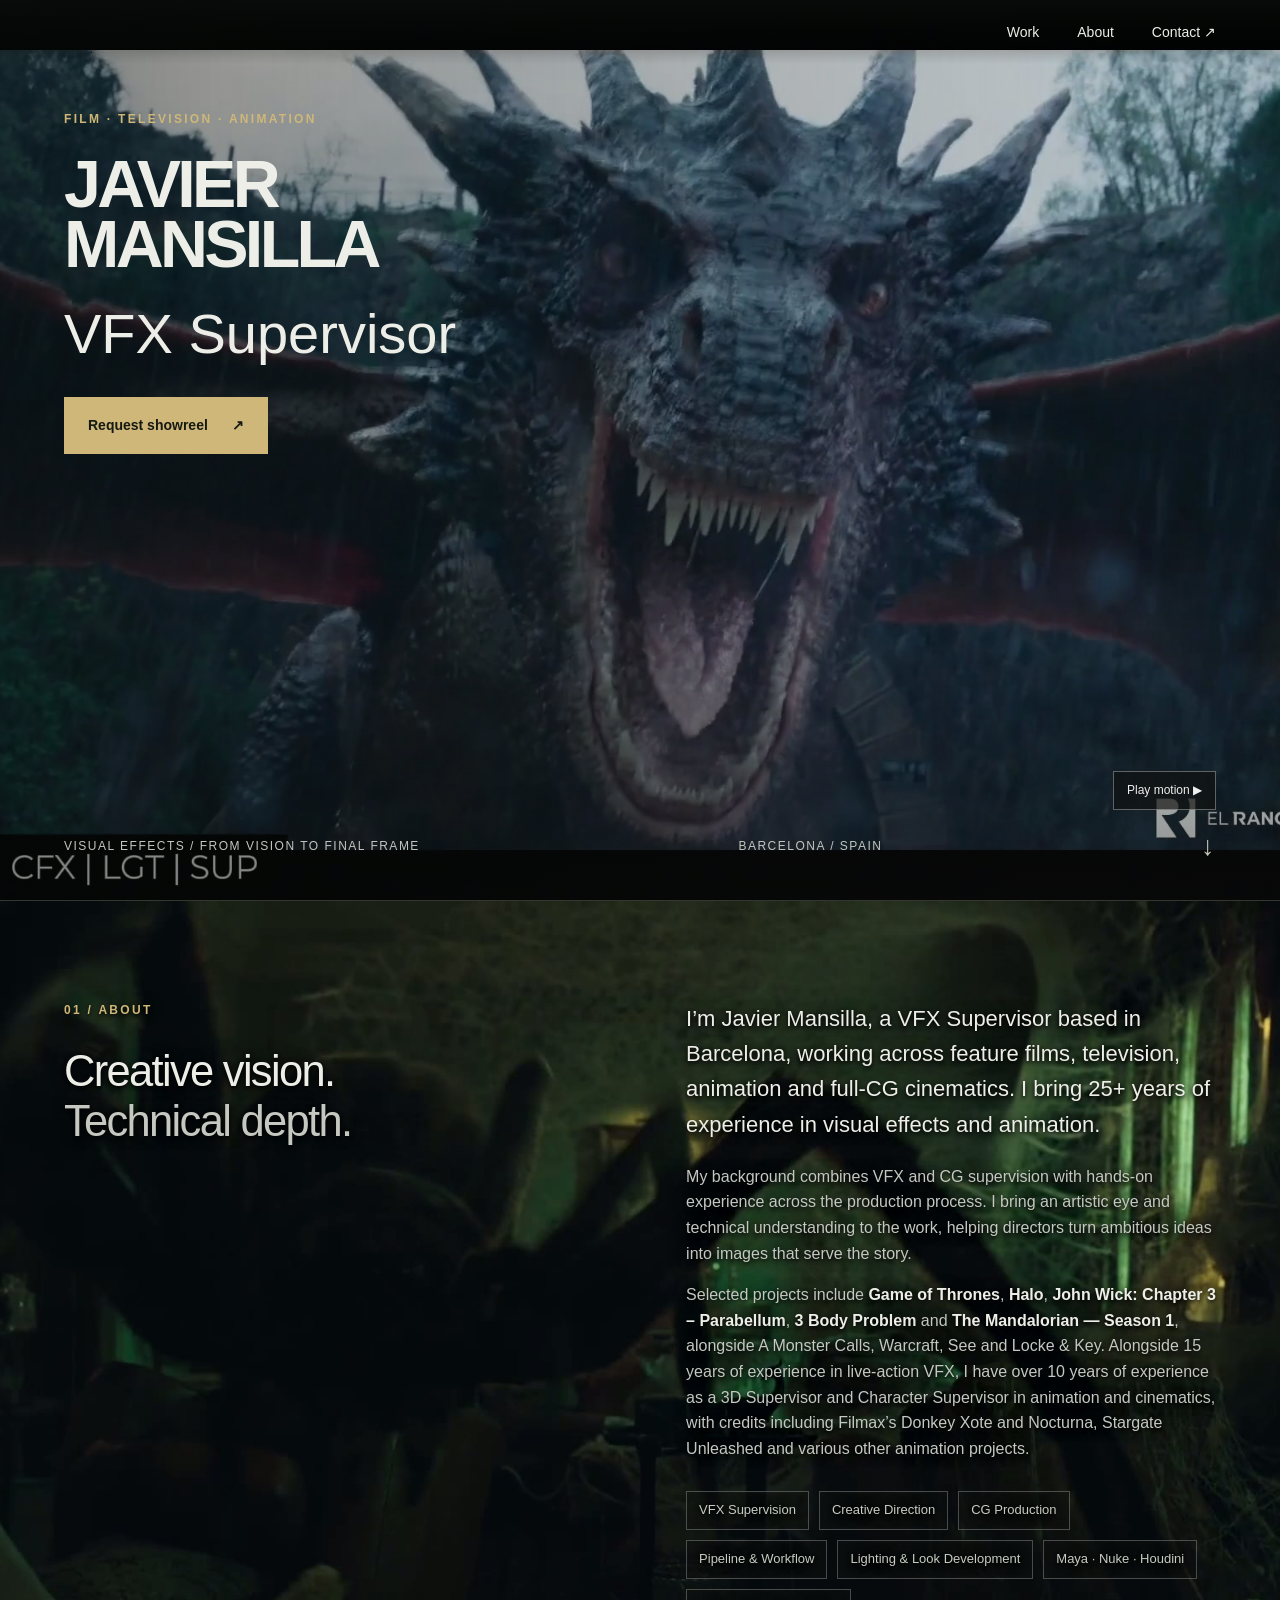
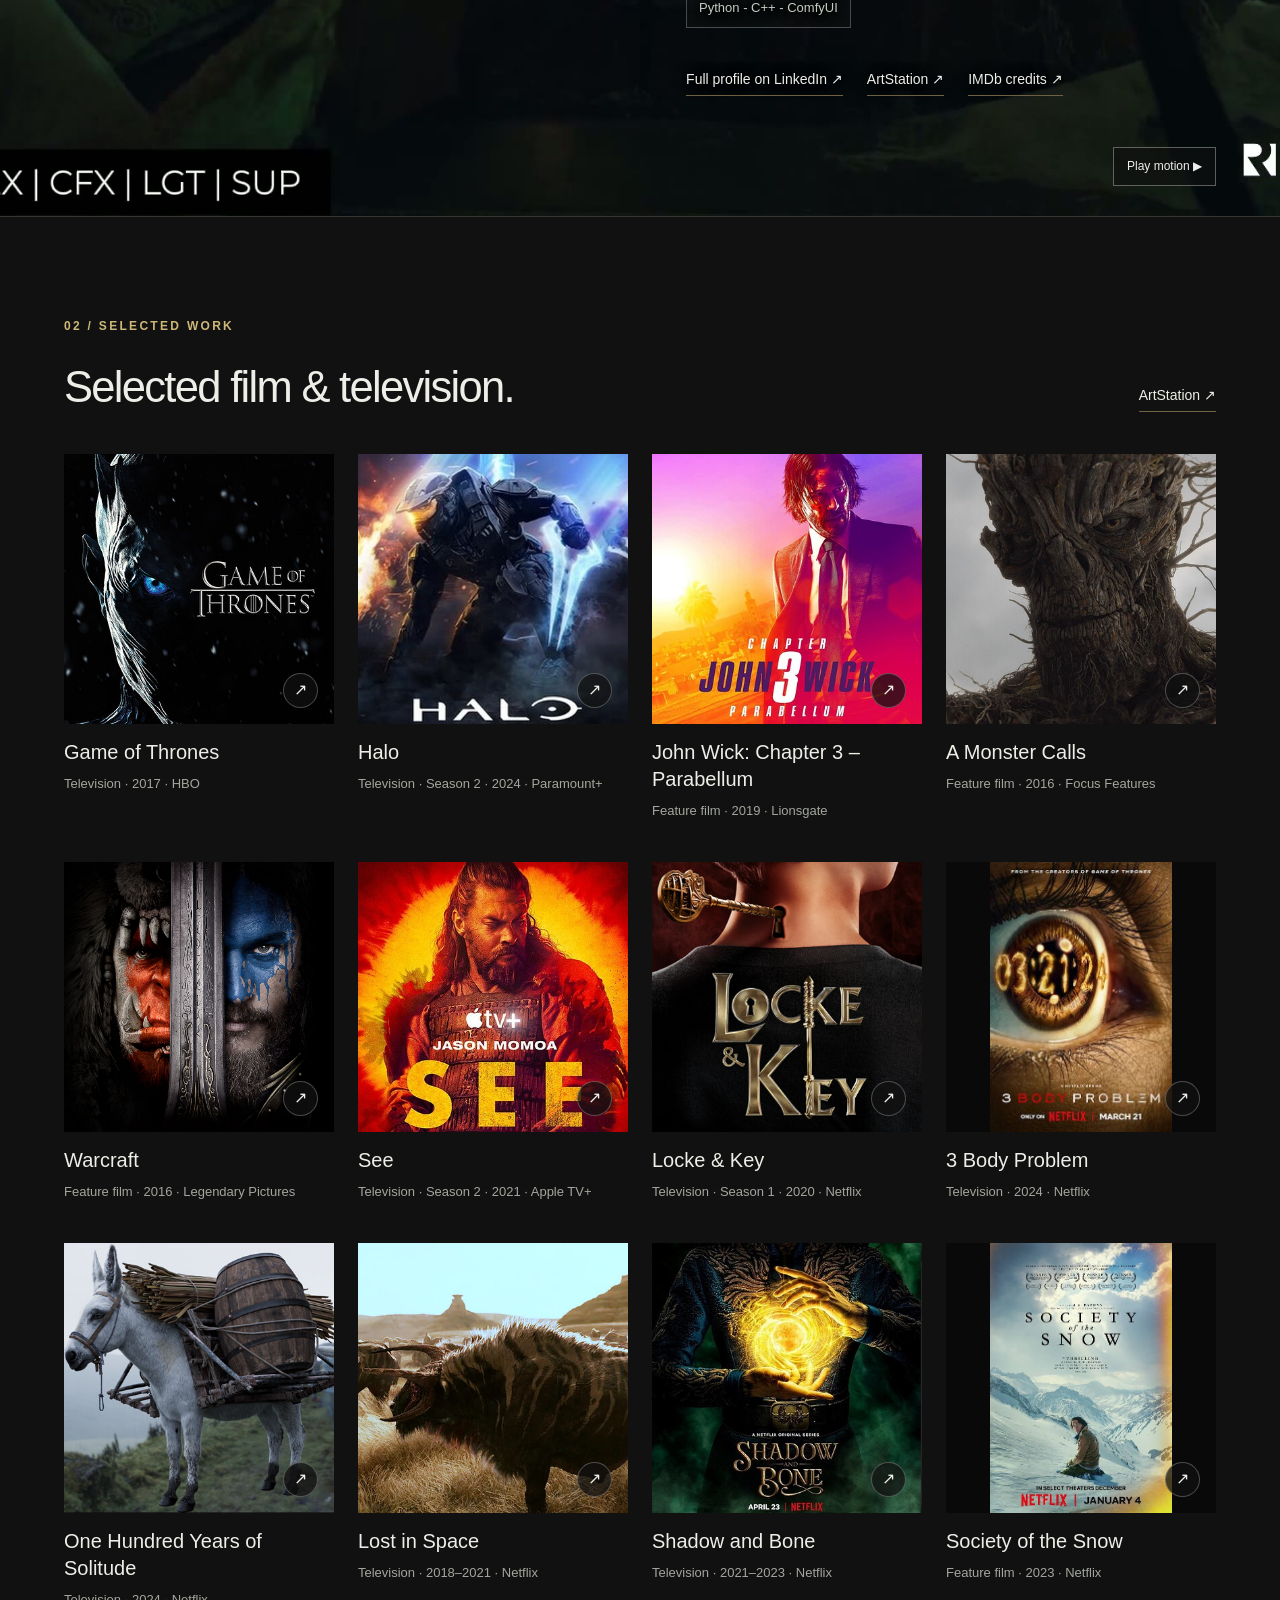
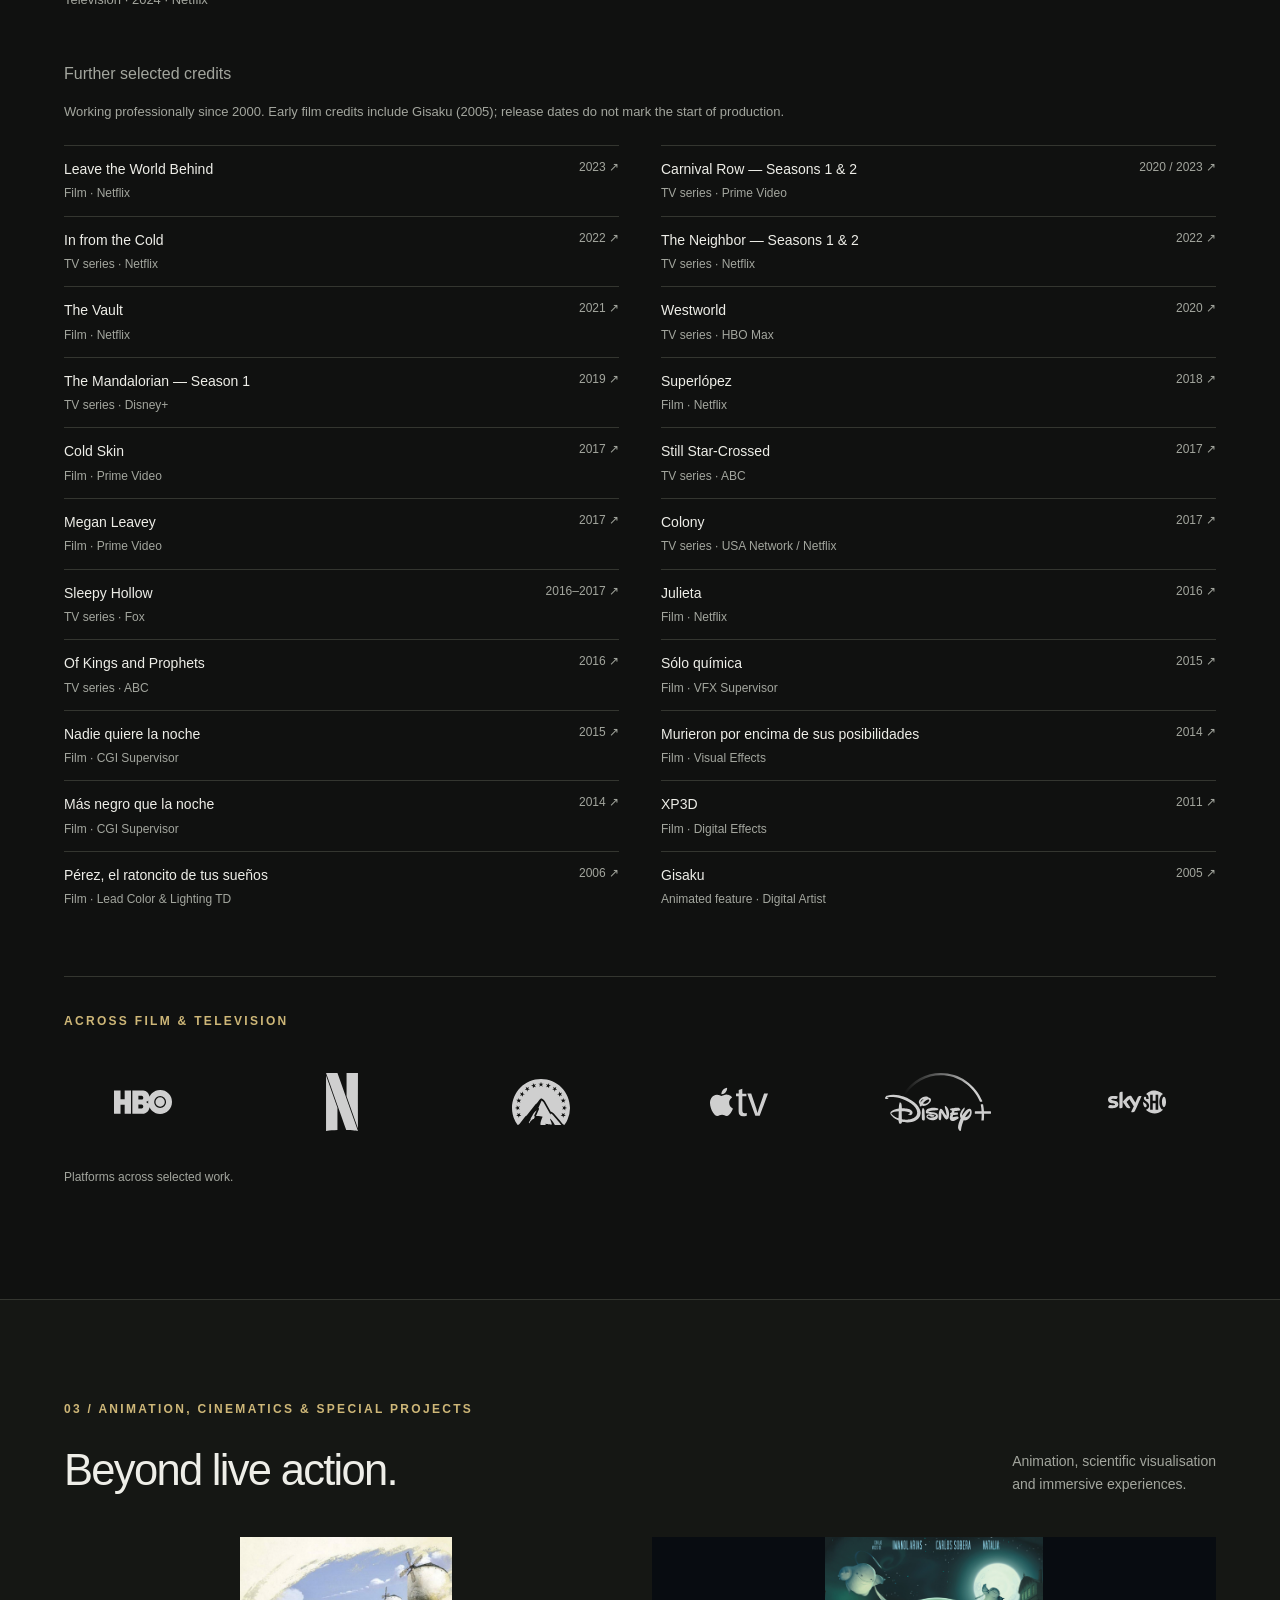
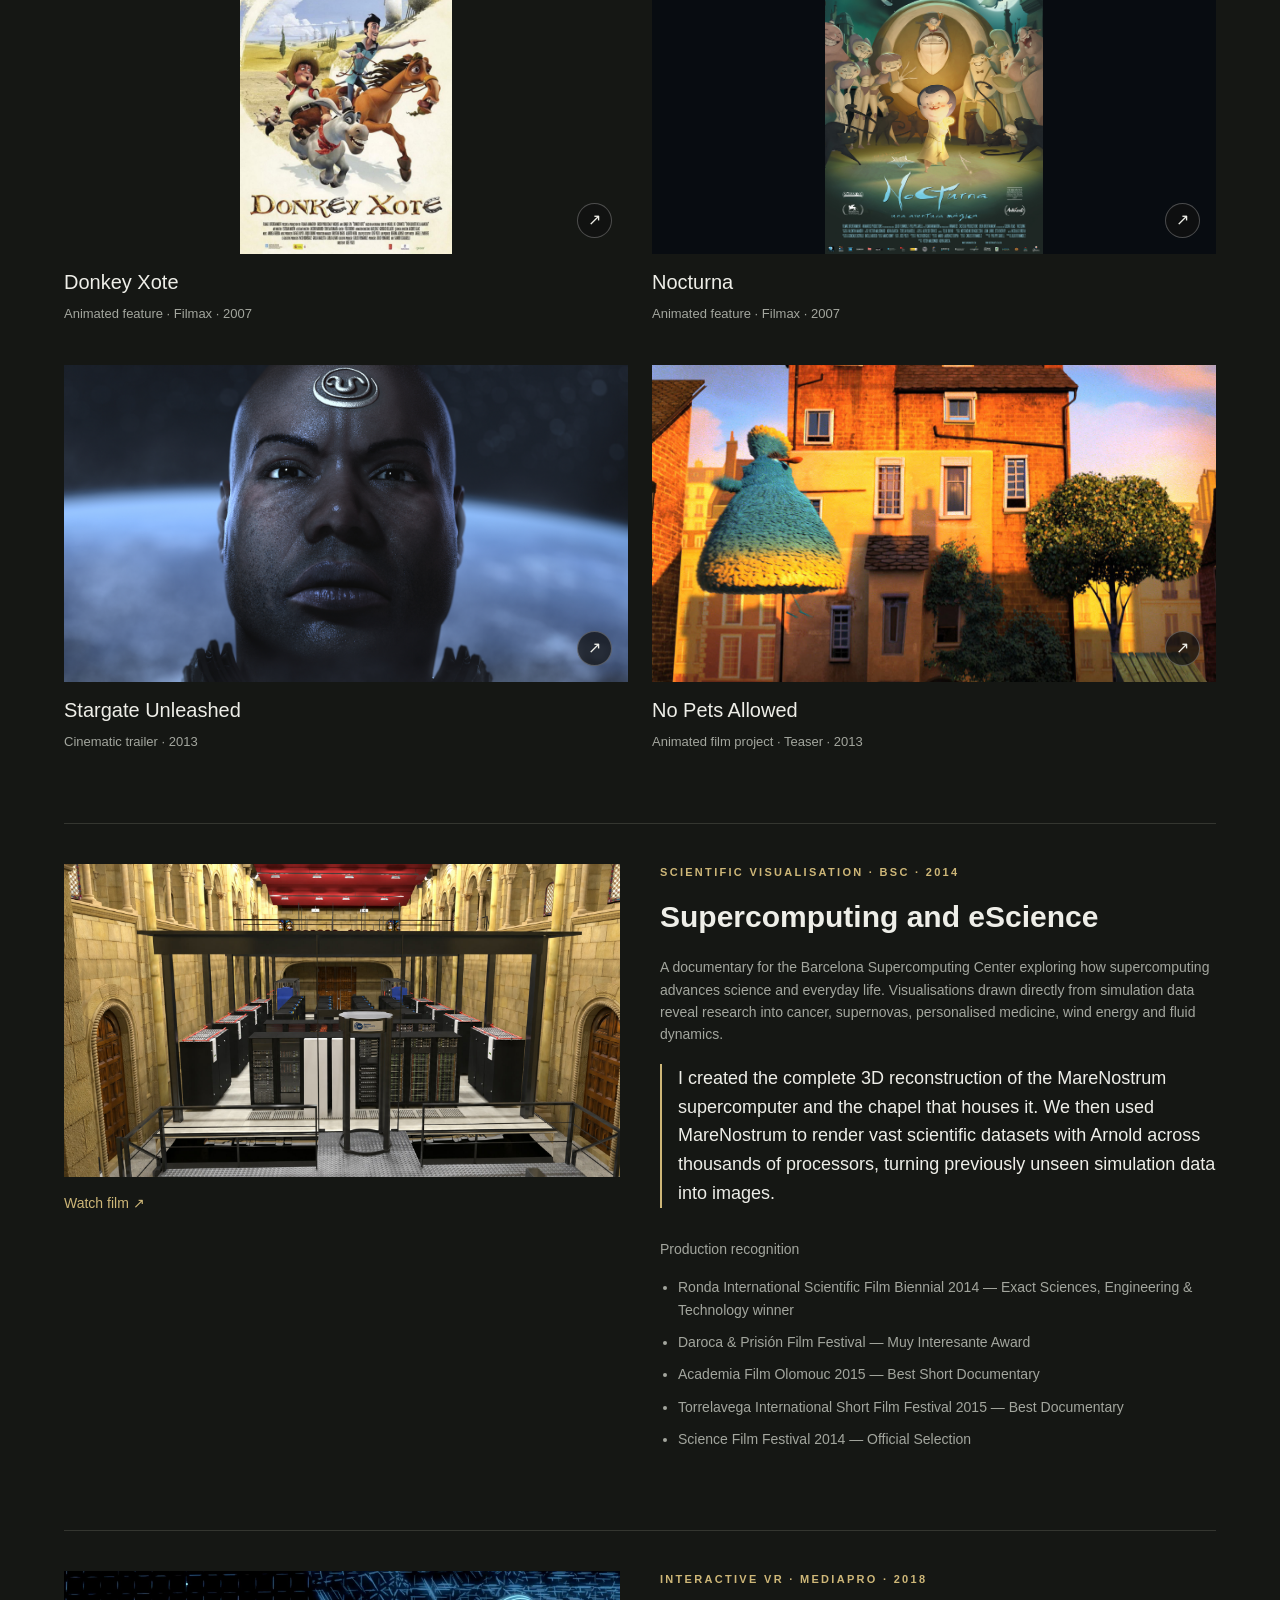
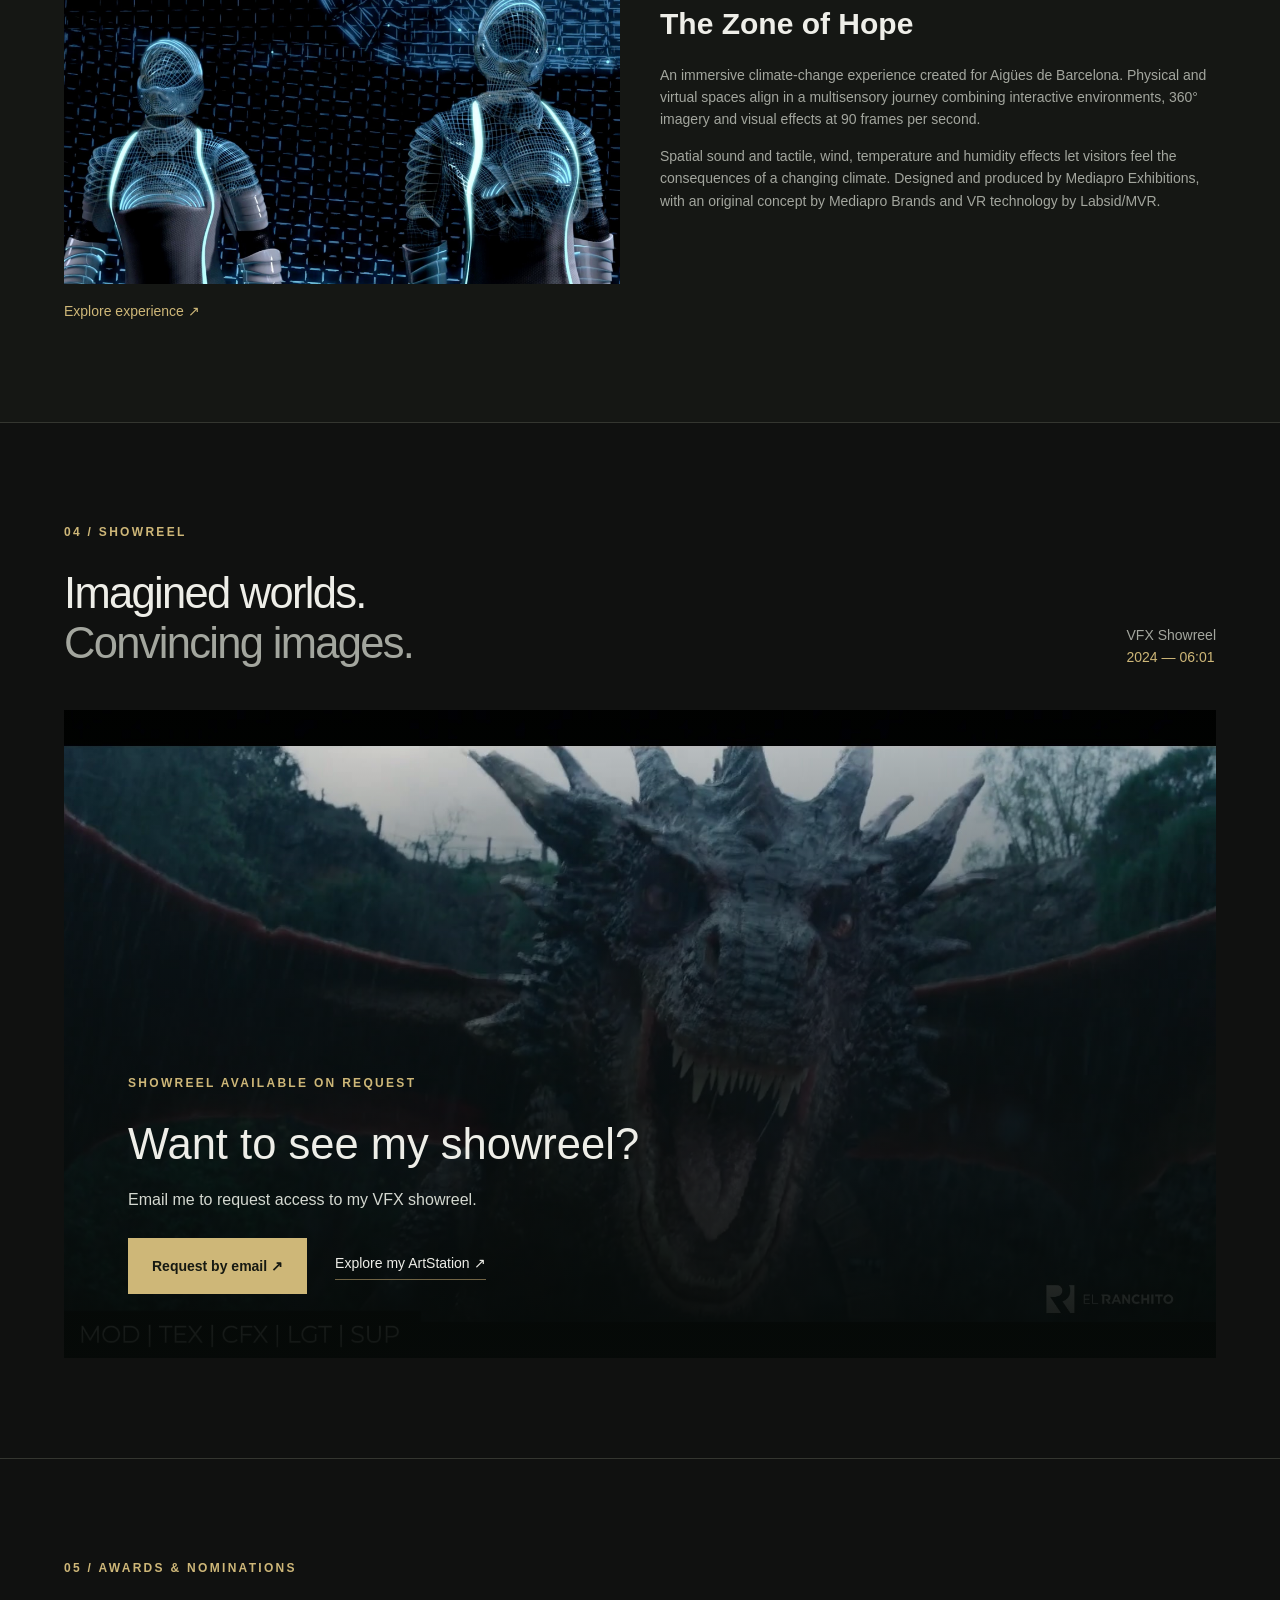
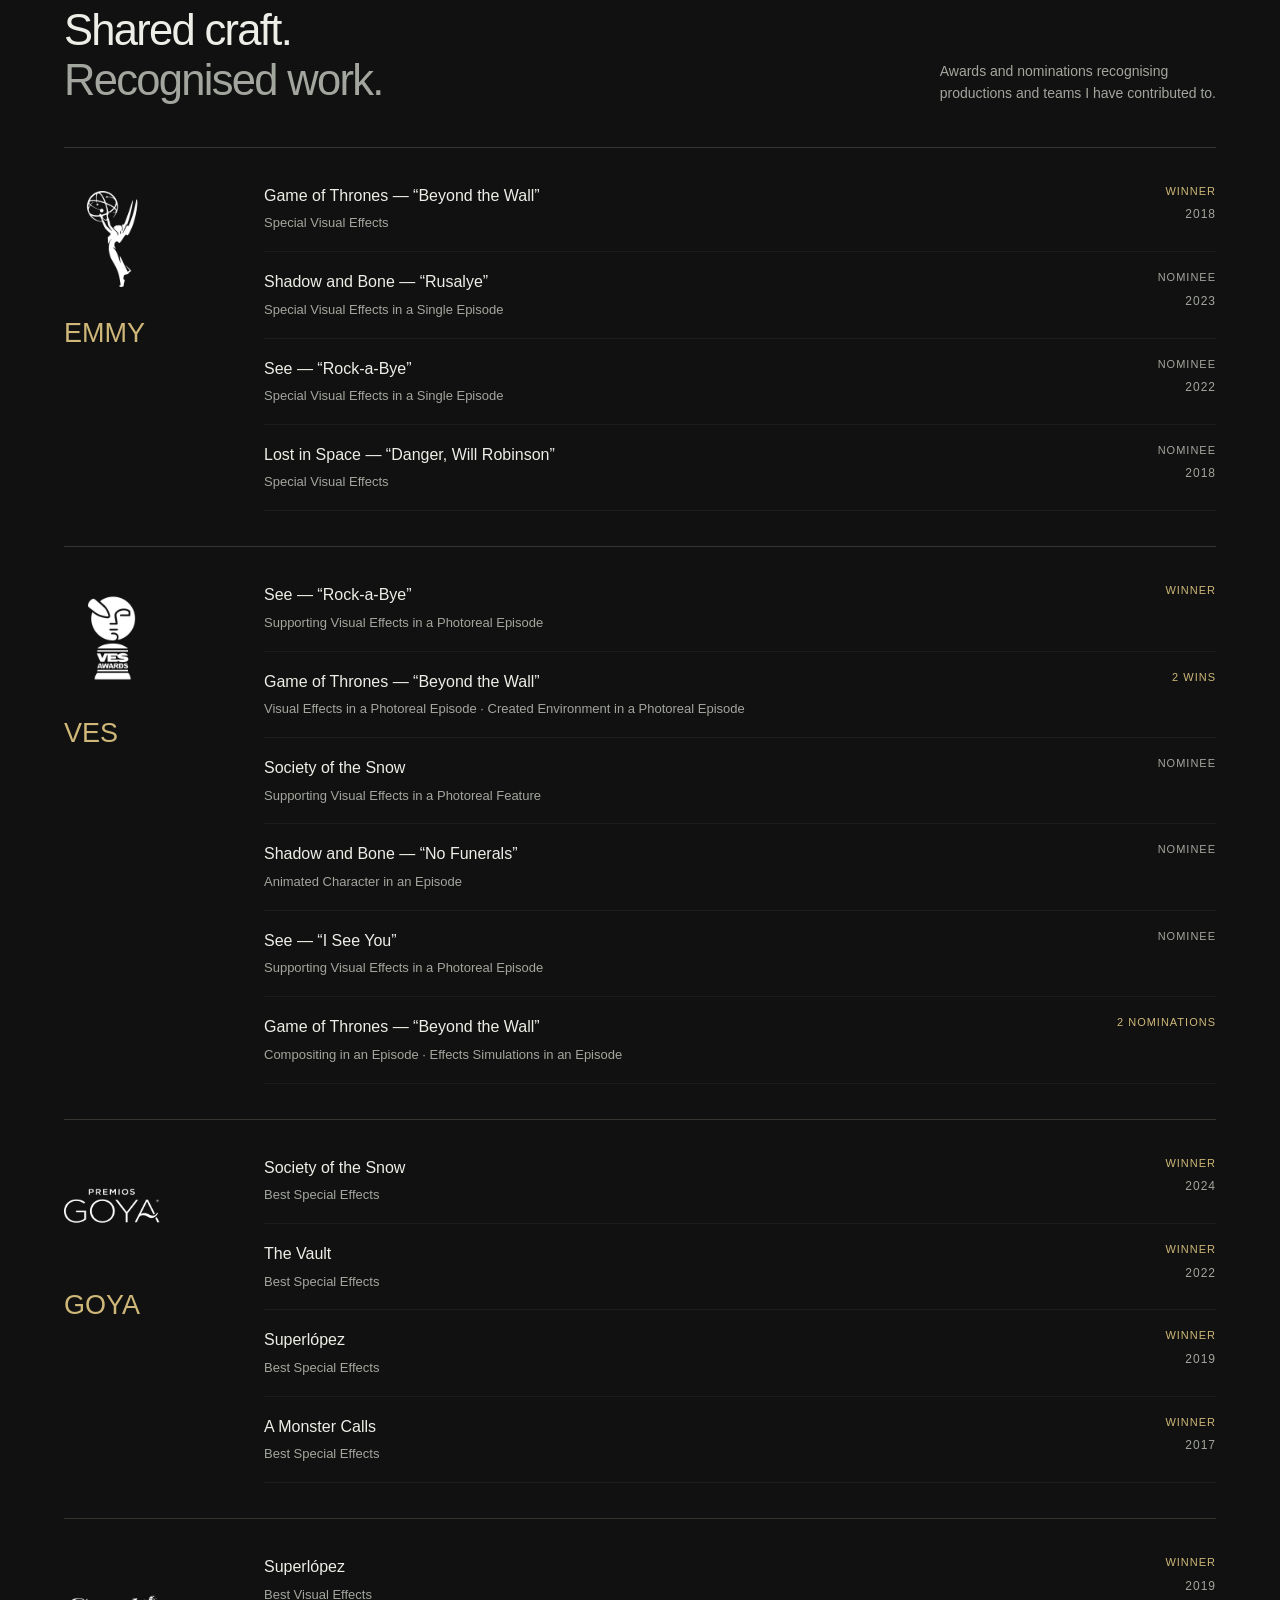
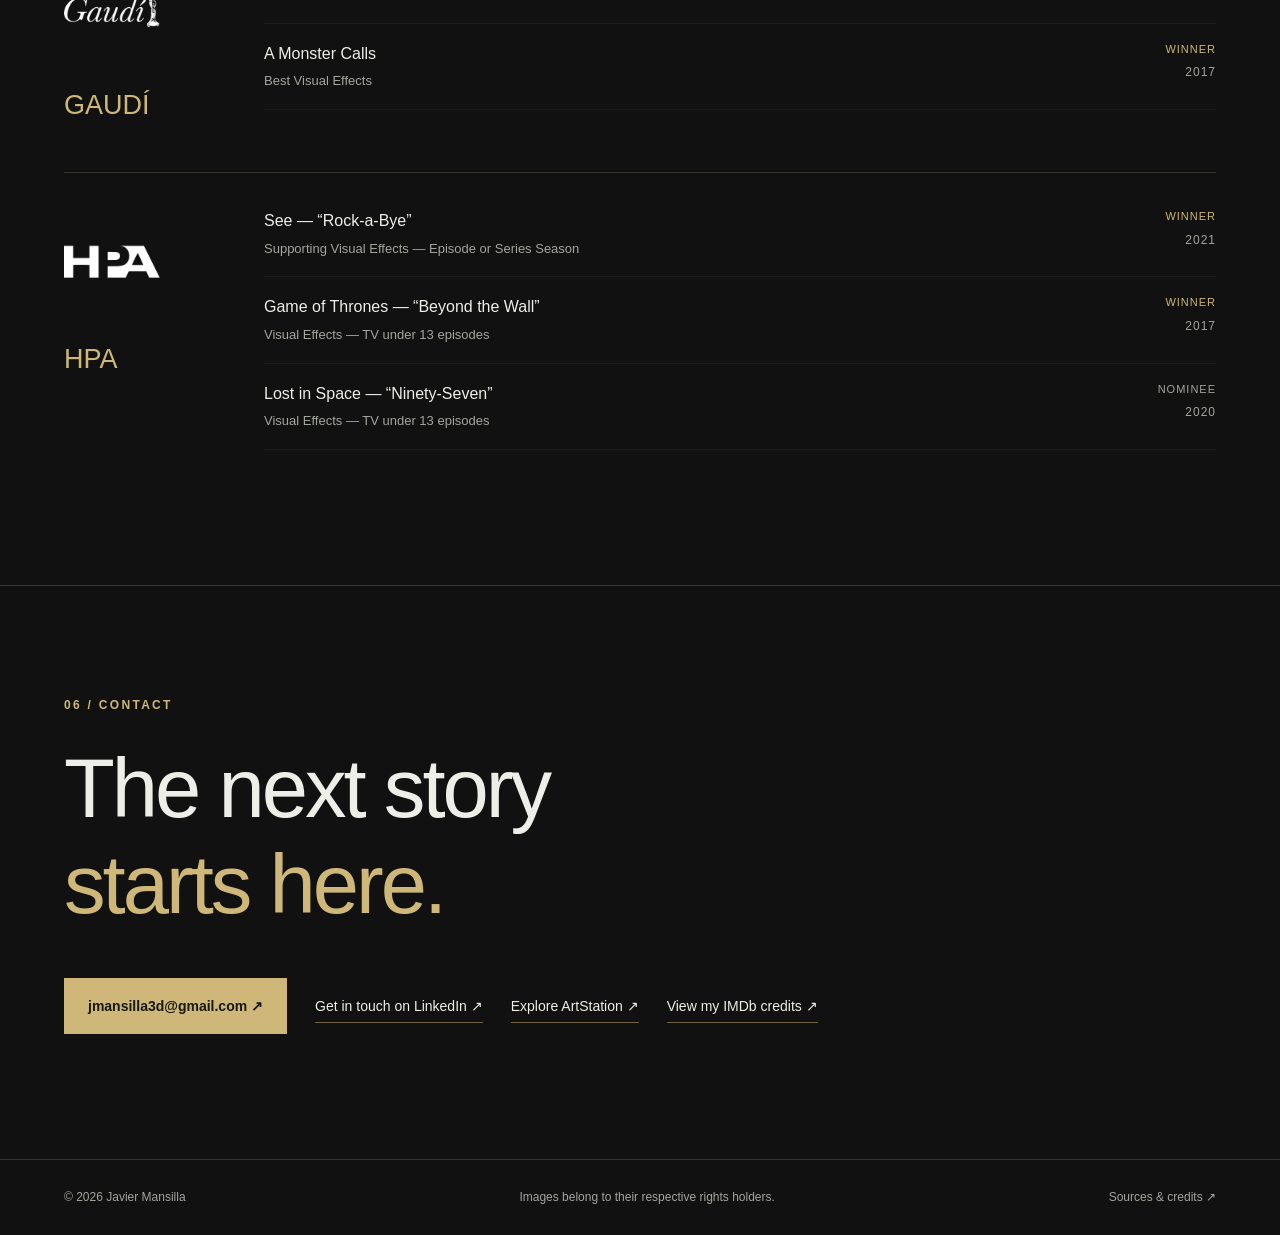
<file: index.html>
<!doctype html>
<html lang="en"><head><meta charset="utf-8"><meta name="viewport" content="width=device-width, initial-scale=1"><meta name="description" content="Javier Mansilla — VFX Supervisor. Selected work in feature films, television, animation and cinematics. Request the 2024 showreel."><title>Javier Mansilla — VFX Supervisor</title><link rel="stylesheet" href="styles.css?v=12"></head>
<body><a class="skip" href="#reel">Skip to content</a>
<main><section class="hero" aria-labelledby="name"><nav class="hero-nav" aria-label="Main navigation"><a href="#work">Work</a><a href="#about">About</a><a href="#contact">Contact ↗</a></nav><img class="hero-image" src="hero.jpg?v=2" alt="Dragon shot from Javier Mansilla’s VFX showreel"><video id="hero-video" class="hero-video" muted loop playsinline preload="none" poster="hero.jpg?v=2" aria-hidden="true" tabindex="-1" data-src="hero-loop-v2-1080p.mp4"></video><div class="hero-shade"></div><div class="hero-copy"><p class="eyebrow">FILM · TELEVISION · ANIMATION</p><h1 id="name">JAVIER<br>MANSILLA</h1><p class="role">VFX Supervisor</p><a class="button" href="#reel">Request showreel <span>↗</span></a></div><button id="hero-motion" class="hero-motion" aria-label="Pause background video" hidden>Pause motion Ⅱ</button><div class="hero-bottom"><span>VISUAL EFFECTS / FROM VISION TO FINAL FRAME</span><span>BARCELONA / SPAIN</span><a href="#reel" aria-label="Explore portfolio">↓</a></div></section>
<section id="about" class="section about"><video id="about-video" class="about-video" muted loop playsinline preload="none" poster="about-poster.jpg" data-src="about-loop-1080p.mp4" aria-hidden="true" tabindex="-1"></video><button id="about-motion" class="about-motion" aria-label="Pause About background video" hidden>Pause motion Ⅱ</button><div><p class="eyebrow">01 / ABOUT</p><h2>Creative vision.<br><span class="muted">Technical depth.</span></h2></div><div><p class="bio">I’m Javier Mansilla, a VFX Supervisor based in Barcelona, working across feature films, television, animation and full-CG cinematics. I bring 25+ years of experience in visual effects and animation.</p><p class="muted">My background combines VFX and CG supervision with hands-on experience across the production process. I bring an artistic eye and technical understanding to the work, helping directors turn ambitious ideas into images that serve the story.</p><p class="muted">Selected projects include <strong>Game of Thrones</strong>, <strong>Halo</strong>, <strong>John Wick: Chapter 3 – Parabellum</strong>, <strong>3 Body Problem</strong> and <strong>The Mandalorian — Season 1</strong>, alongside A Monster Calls, Warcraft, See and Locke & Key. Alongside 15 years of experience in live-action VFX, I have over 10 years of experience as a 3D Supervisor and Character Supervisor in animation and cinematics, with credits including Filmax’s Donkey Xote and Nocturna, Stargate Unleashed and various other animation projects.</p><div class="skills"><span>VFX Supervision</span><span>Creative Direction</span><span>CG Production</span><span>Pipeline & Workflow</span><span>Lighting & Look Development</span><span>Maya · Nuke · Houdini</span><span>Python - C++ - ComfyUI</span></div><a class="text-link" href="https://www.linkedin.com/in/javier-mansilla-b83a041" target="_blank" rel="noopener">Full profile on LinkedIn ↗</a><a class="text-link" href="https://www.artstation.com/javier_mansilla" target="_blank" rel="noopener">ArtStation ↗</a><a class="text-link" href="https://www.imdb.com/name/nm2338054/#credits" target="_blank" rel="noopener">IMDb credits ↗</a></div></section>
<section id="work" class="section"><div class="section-head"><div><p class="eyebrow">02 / SELECTED WORK</p><h2>Selected film & television.</h2></div><a class="text-link" href="https://www.artstation.com/javier_mansilla" target="_blank" rel="noopener">ArtStation ↗</a></div><div id="projects" class="project-grid"></div><div class="credits"><h3>Further selected credits</h3><p class="credits-intro">Working professionally since 2000. Early film credits include Gisaku (2005); release dates do not mark the start of production.</p><div class="credits-grid"><a href="https://www.linkedin.com/in/javier-mansilla-b83a041" target="_blank" rel="noopener"><span>Leave the World Behind</span><span>Film · Netflix</span><span>2023 ↗</span></a><a href="https://www.linkedin.com/in/javier-mansilla-b83a041" target="_blank" rel="noopener"><span>Carnival Row — Seasons 1 &amp; 2</span><span>TV series · Prime Video</span><span>2020 / 2023 ↗</span></a><a href="https://www.linkedin.com/in/javier-mansilla-b83a041" target="_blank" rel="noopener"><span>In from the Cold</span><span>TV series · Netflix</span><span>2022 ↗</span></a><a href="https://www.linkedin.com/in/javier-mansilla-b83a041" target="_blank" rel="noopener"><span>The Neighbor — Seasons 1 &amp; 2</span><span>TV series · Netflix</span><span>2022 ↗</span></a><a href="https://www.linkedin.com/in/javier-mansilla-b83a041" target="_blank" rel="noopener"><span>The Vault</span><span>Film · Netflix</span><span>2021 ↗</span></a><a href="https://www.linkedin.com/in/javier-mansilla-b83a041" target="_blank" rel="noopener"><span>Westworld</span><span>TV series · HBO Max</span><span>2020 ↗</span></a><a href="https://www.linkedin.com/in/javier-mansilla-b83a041" target="_blank" rel="noopener"><span>The Mandalorian — Season 1</span><span>TV series · Disney+</span><span>2019 ↗</span></a><a href="https://www.linkedin.com/in/javier-mansilla-b83a041" target="_blank" rel="noopener"><span>Superlópez</span><span>Film · Netflix</span><span>2018 ↗</span></a><a href="https://www.linkedin.com/in/javier-mansilla-b83a041" target="_blank" rel="noopener"><span>Cold Skin</span><span>Film · Prime Video</span><span>2017 ↗</span></a><a href="https://www.linkedin.com/in/javier-mansilla-b83a041" target="_blank" rel="noopener"><span>Still Star-Crossed</span><span>TV series · ABC</span><span>2017 ↗</span></a><a href="https://www.linkedin.com/in/javier-mansilla-b83a041" target="_blank" rel="noopener"><span>Megan Leavey</span><span>Film · Prime Video</span><span>2017 ↗</span></a><a href="https://www.linkedin.com/in/javier-mansilla-b83a041" target="_blank" rel="noopener"><span>Colony</span><span>TV series · USA Network / Netflix</span><span>2017 ↗</span></a><a href="https://www.linkedin.com/in/javier-mansilla-b83a041" target="_blank" rel="noopener"><span>Sleepy Hollow</span><span>TV series · Fox</span><span>2016–2017 ↗</span></a><a href="https://www.linkedin.com/in/javier-mansilla-b83a041" target="_blank" rel="noopener"><span>Julieta</span><span>Film · Netflix</span><span>2016 ↗</span></a><a href="https://www.linkedin.com/in/javier-mansilla-b83a041" target="_blank" rel="noopener"><span>Of Kings and Prophets</span><span>TV series · ABC</span><span>2016 ↗</span></a><a href="https://www.imdb.com/title/tt3028418/" target="_blank" rel="noopener"><span>Sólo química</span><span>Film · VFX Supervisor</span><span>2015 ↗</span></a><a href="https://www.imdb.com/title/tt2735996/" target="_blank" rel="noopener"><span>Nadie quiere la noche</span><span>Film · CGI Supervisor</span><span>2015 ↗</span></a><a href="https://www.imdb.com/title/tt2365576/" target="_blank" rel="noopener"><span>Murieron por encima de sus posibilidades</span><span>Film · Visual Effects</span><span>2014 ↗</span></a><a href="https://www.imdb.com/title/tt3450116/" target="_blank" rel="noopener"><span>Más negro que la noche</span><span>Film · CGI Supervisor</span><span>2014 ↗</span></a><a href="https://www.imdb.com/title/tt1838618/" target="_blank" rel="noopener"><span>XP3D</span><span>Film · Digital Effects</span><span>2011 ↗</span></a><a href="https://www.imdb.com/title/tt0458076/" target="_blank" rel="noopener"><span>Pérez, el ratoncito de tus sueños</span><span>Film · Lead Color &amp; Lighting TD</span><span>2006 ↗</span></a><a href="https://www.imdb.com/title/tt0446701/" target="_blank" rel="noopener"><span>Gisaku</span><span>Animated feature · Digital Artist</span><span>2005 ↗</span></a></div></div><div class="platforms"><p class="eyebrow">ACROSS FILM & TELEVISION</p><div class="platform-logos"><img src="logo-hbo.svg" alt="HBO" title="HBO" loading="lazy"><img src="logo-netflix.svg" alt="Netflix" title="Netflix" loading="lazy"><img src="logo-paramountplus.svg" alt="Paramount+" title="Paramount+" loading="lazy"><img src="logo-appletv.svg" alt="Apple TV+" title="Apple TV+" loading="lazy"><img src="logo-disneyplus.svg" alt="Disney+" title="Disney+" loading="lazy"><img src="logo-skyshowtime.svg" alt="SkyShowtime" title="SkyShowtime" loading="lazy"></div><p>Platforms across selected work.</p></div></section>
<section id="animation" class="section creatures"><div class="section-head"><div><p class="eyebrow">03 / ANIMATION, CINEMATICS & SPECIAL PROJECTS</p><h2>Beyond live action.</h2></div><p>Animation, scientific visualisation<br>and immersive experiences.</p></div><div id="animation-projects" class="project-grid animation-grid"></div><div class="special-projects"><article class="special-project"><a href="https://www.youtube.com/watch?v=S9YPcPtPsuY" target="_blank" rel="noopener"><img src="marenostrum-clean.jpg" alt="MareNostrum supercomputer and chapel — full 3D reconstruction by Javier Mansilla" loading="lazy"><span>Watch film ↗</span></a><div><p class="eyebrow">SCIENTIFIC VISUALISATION · BSC · 2014</p><h3>Supercomputing and eScience</h3><p>A documentary for the Barcelona Supercomputing Center exploring how supercomputing advances science and everyday life. Visualisations drawn directly from simulation data reveal research into cancer, supernovas, personalised medicine, wind energy and fluid dynamics.</p><p class="special-highlight">I created the complete 3D reconstruction of the MareNostrum supercomputer and the chapel that houses it. We then used MareNostrum to render vast scientific datasets with Arnold across thousands of processors, turning previously unseen simulation data into images.</p><p class="small-note">Production recognition</p><ul><li>Ronda International Scientific Film Biennial 2014 — Exact Sciences, Engineering & Technology winner</li><li>Daroca & Prisión Film Festival — Muy Interesante Award</li><li>Academia Film Olomouc 2015 — Best Short Documentary</li><li>Torrelavega International Short Film Festival 2015 — Best Documentary</li><li>Science Film Festival 2014 — Official Selection</li></ul></div></article><article class="special-project"><button type="button" id="zoh-project" class="special-project-trigger" aria-label="Explore The Zone of Hope"><img src="zoh.jpg" alt="The Zone of Hope — Mediapro Exhibitions immersive experience" loading="lazy"><span>Explore experience ↗</span></button><div><p class="eyebrow">INTERACTIVE VR · MEDIAPRO · 2018</p><h3>The Zone of Hope</h3><p>An immersive climate-change experience created for Aigües de Barcelona. Physical and virtual spaces align in a multisensory journey combining interactive environments, 360° imagery and visual effects at 90 frames per second.</p><p>Spatial sound and tactile, wind, temperature and humidity effects let visitors feel the consequences of a changing climate. Designed and produced by Mediapro Exhibitions, with an original concept by Mediapro Brands and VR technology by Labsid/MVR.</p></div></article></div></section>
<section id="reel" class="section reel-section"><div class="section-head"><div><p class="eyebrow">04 / SHOWREEL</p><h2>Imagined worlds.<br><span class="muted">Convincing images.</span></h2></div><p>VFX Showreel<br><span class="gold">2024 — 06:01</span></p></div><div class="reel-request"><img src="hero.jpg?v=2" alt="Dragon shot from Javier Mansilla’s showreel" loading="lazy"><div class="reel-request-copy"><p class="eyebrow">SHOWREEL AVAILABLE ON REQUEST</p><h3>Want to see my showreel?</h3><p>Email me to request access to my VFX showreel.</p><div class="reel-request-actions"><a class="button" href="mailto:jmansilla3d@gmail.com?subject=Showreel%20request">Request by email ↗</a><a class="text-link" href="https://www.artstation.com/javier_mansilla" target="_blank" rel="noopener">Explore my ArtStation ↗</a></div></div></div></section>
<section class="section awards"><p class="eyebrow">05 / AWARDS & NOMINATIONS</p><div class="section-head"><h2>Shared craft.<br><span class="muted">Recognised work.</span></h2><p>Awards and nominations recognising<br>productions and teams I have contributed to.</p></div><article class="award-group"><div class="award-brand"><img src="award-1.png" alt="EMMY award" loading="lazy"><h3>EMMY</h3></div><ul><li><div><strong>Game of Thrones — “Beyond the Wall”</strong><p>Special Visual Effects</p></div><span class="award-status winner">Winner<small>2018</small></span></li><li><div><strong>Shadow and Bone — “Rusalye”</strong><p>Special Visual Effects in a Single Episode</p></div><span class="award-status nominee">Nominee<small>2023</small></span></li><li><div><strong>See — “Rock-a-Bye”</strong><p>Special Visual Effects in a Single Episode</p></div><span class="award-status nominee">Nominee<small>2022</small></span></li><li><div><strong>Lost in Space — “Danger, Will Robinson”</strong><p>Special Visual Effects</p></div><span class="award-status nominee">Nominee<small>2018</small></span></li></ul></article><article class="award-group"><div class="award-brand"><img src="award-5.png" alt="VES award" loading="lazy"><h3>VES</h3></div><ul><li><div><strong>See — “Rock-a-Bye”</strong><p>Supporting Visual Effects in a Photoreal Episode</p></div><span class="award-status winner">Winner</span></li><li><div><strong>Game of Thrones — “Beyond the Wall”</strong><p>Visual Effects in a Photoreal Episode · Created Environment in a Photoreal Episode</p></div><span class="award-status 2 wins">2 wins</span></li><li><div><strong>Society of the Snow</strong><p>Supporting Visual Effects in a Photoreal Feature</p></div><span class="award-status nominee">Nominee</span></li><li><div><strong>Shadow and Bone — “No Funerals”</strong><p>Animated Character in an Episode</p></div><span class="award-status nominee">Nominee</span></li><li><div><strong>See — “I See You”</strong><p>Supporting Visual Effects in a Photoreal Episode</p></div><span class="award-status nominee">Nominee</span></li><li><div><strong>Game of Thrones — “Beyond the Wall”</strong><p>Compositing in an Episode · Effects Simulations in an Episode</p></div><span class="award-status 2 nominations">2 nominations</span></li></ul></article><article class="award-group"><div class="award-brand"><img src="award-2.png" alt="GOYA award" loading="lazy"><h3>GOYA</h3></div><ul><li><div><strong>Society of the Snow</strong><p>Best Special Effects</p></div><span class="award-status winner">Winner<small>2024</small></span></li><li><div><strong>The Vault</strong><p>Best Special Effects</p></div><span class="award-status winner">Winner<small>2022</small></span></li><li><div><strong>Superlópez</strong><p>Best Special Effects</p></div><span class="award-status winner">Winner<small>2019</small></span></li><li><div><strong>A Monster Calls</strong><p>Best Special Effects</p></div><span class="award-status winner">Winner<small>2017</small></span></li></ul></article><article class="award-group"><div class="award-brand"><img src="award-4.png" alt="GAUDÍ award" loading="lazy"><h3>GAUDÍ</h3></div><ul><li><div><strong>Superlópez</strong><p>Best Visual Effects</p></div><span class="award-status winner">Winner<small>2019</small></span></li><li><div><strong>A Monster Calls</strong><p>Best Visual Effects</p></div><span class="award-status winner">Winner<small>2017</small></span></li></ul></article><article class="award-group"><div class="award-brand"><img src="award-3.png" alt="HPA award" loading="lazy"><h3>HPA</h3></div><ul><li><div><strong>See — “Rock-a-Bye”</strong><p>Supporting Visual Effects — Episode or Series Season</p></div><span class="award-status winner">Winner<small>2021</small></span></li><li><div><strong>Game of Thrones — “Beyond the Wall”</strong><p>Visual Effects — TV under 13 episodes</p></div><span class="award-status winner">Winner<small>2017</small></span></li><li><div><strong>Lost in Space — “Ninety-Seven”</strong><p>Visual Effects — TV under 13 episodes</p></div><span class="award-status nominee">Nominee<small>2020</small></span></li></ul></article></section>
<section id="contact" class="section contact"><p class="eyebrow">06 / CONTACT</p><h2>The next story<br><span class="gold">starts here.</span></h2><a class="button" href="mailto:jmansilla3d@gmail.com">jmansilla3d@gmail.com ↗</a><a class="text-link" href="https://www.linkedin.com/in/javier-mansilla-b83a041" target="_blank" rel="noopener">Get in touch on LinkedIn ↗</a><a class="text-link" href="https://www.artstation.com/javier_mansilla" target="_blank" rel="noopener">Explore ArtStation ↗</a><a class="text-link" href="https://www.imdb.com/name/nm2338054/#credits" target="_blank" rel="noopener">View my IMDb credits ↗</a></section></main><footer><span>© <span id="year">2026</span> Javier Mansilla</span><span>Images belong to their respective rights holders.</span><a href="sources.html">Sources & credits ↗</a></footer>
<dialog id="project-dialog"><button id="close-dialog" aria-label="Close project">×</button><img id="detail-image" alt=""><div class="dialog-content"><p class="eyebrow">SELECTED WORK</p><h2 id="detail-title"></h2><p id="detail-role"></p><div id="detail-gallery"></div><p id="detail-note" class="muted"></p><a id="detail-source" class="text-link" target="_blank" rel="noopener">View project source ↗</a></div></dialog><script src="projects.js?v=12"></script><script src="script.js?v=12"></script></body></html>
</file>
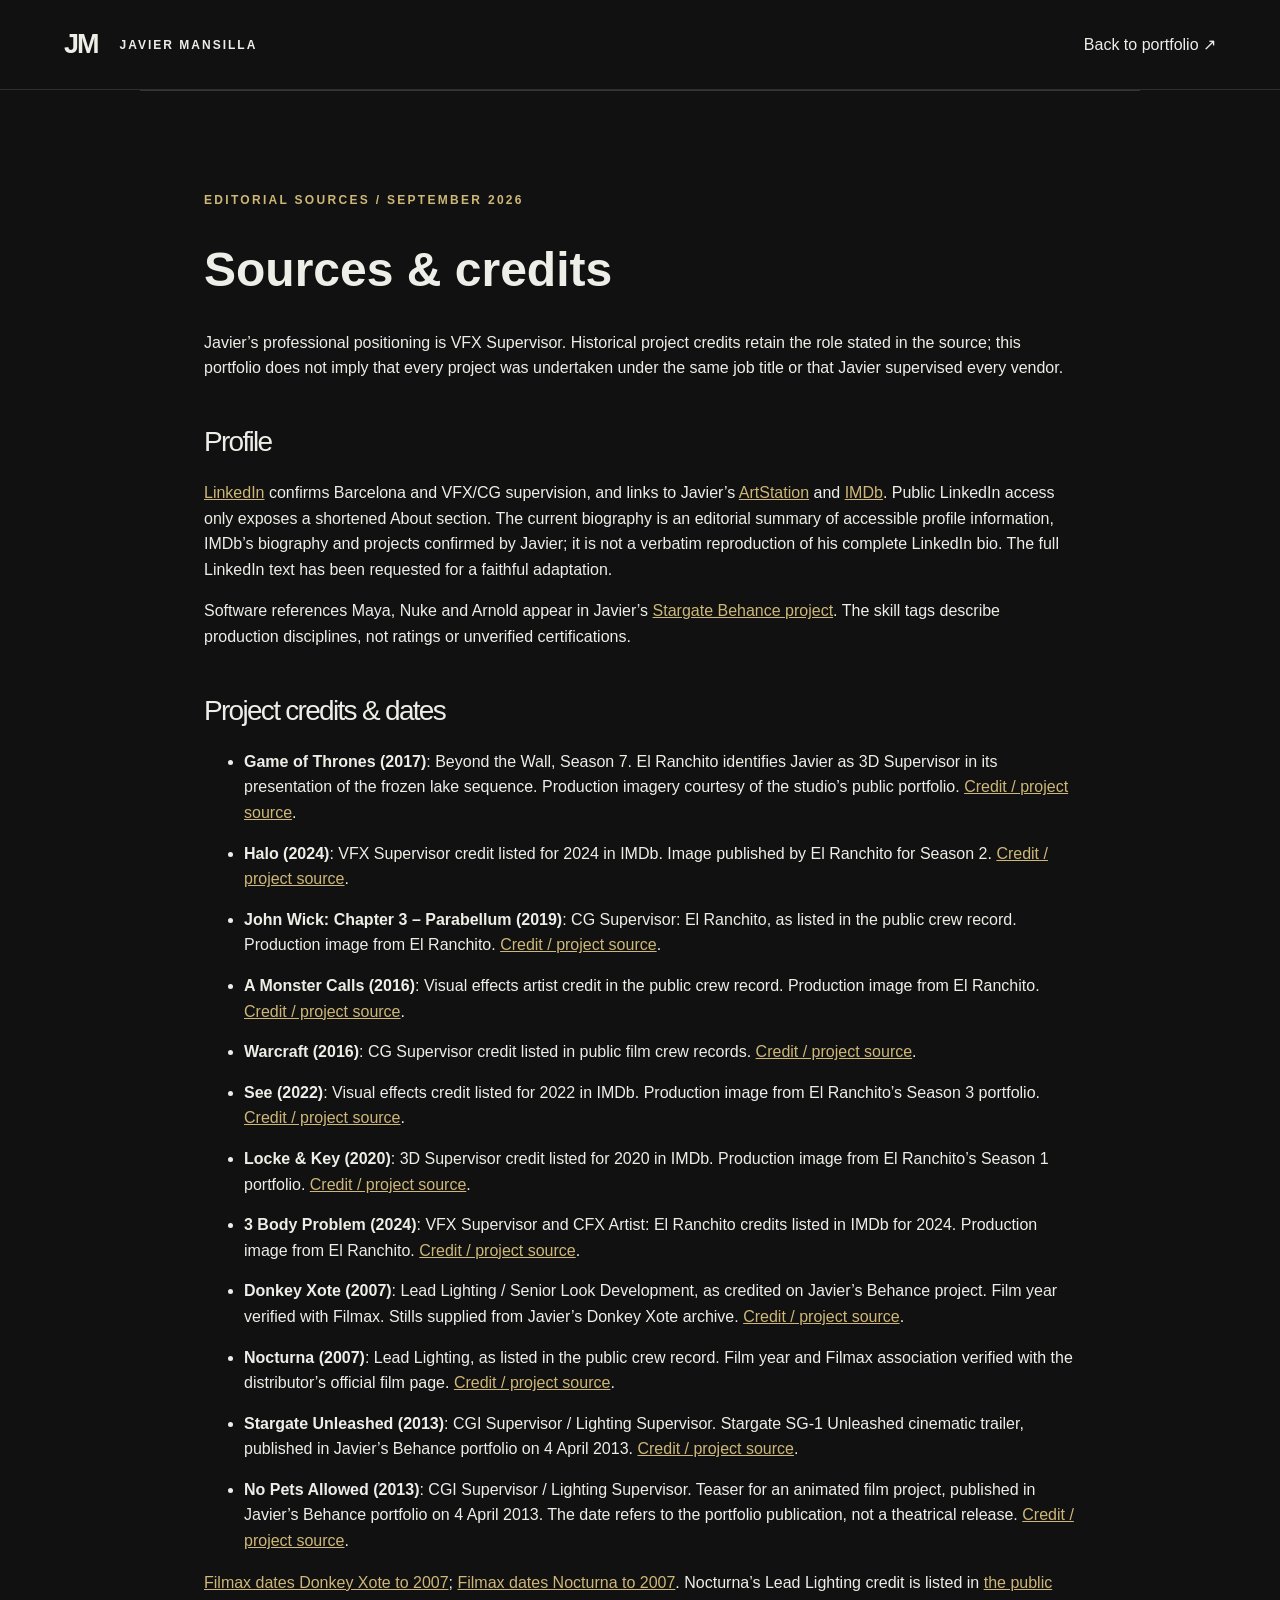
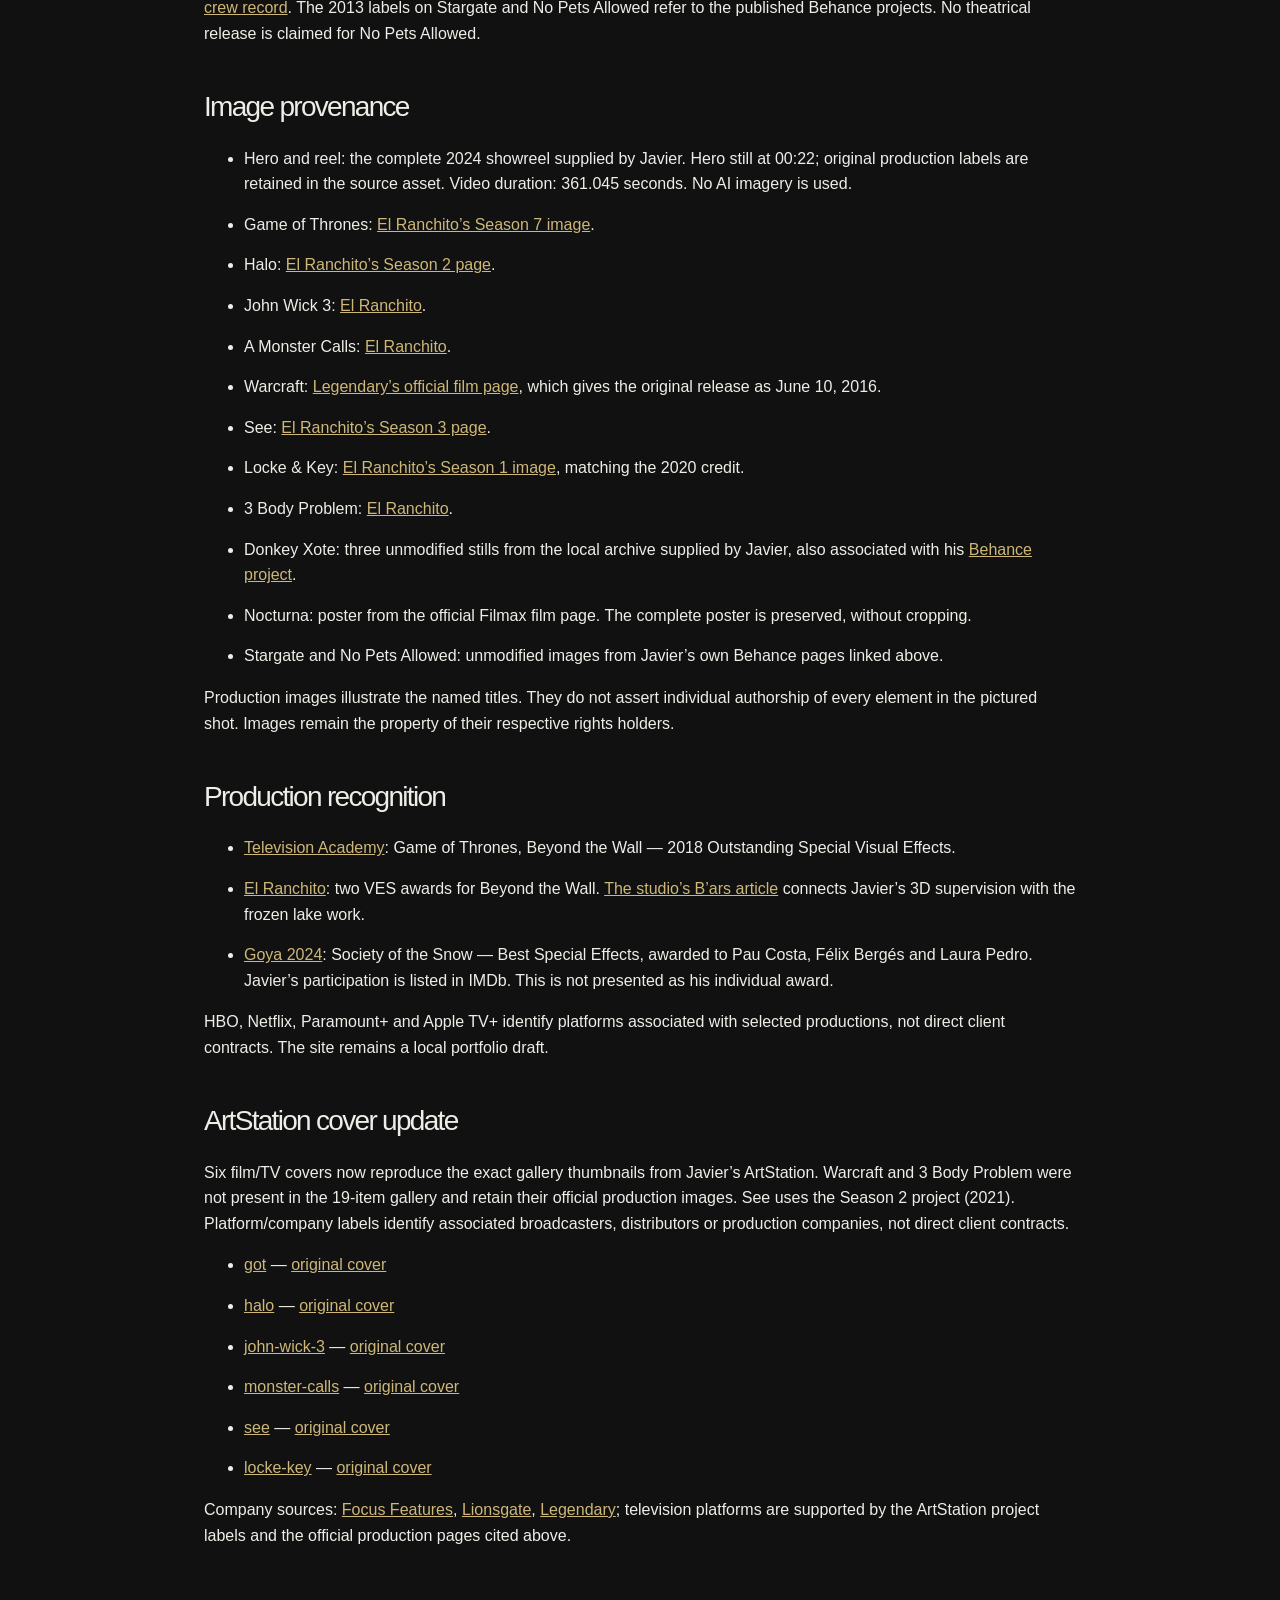
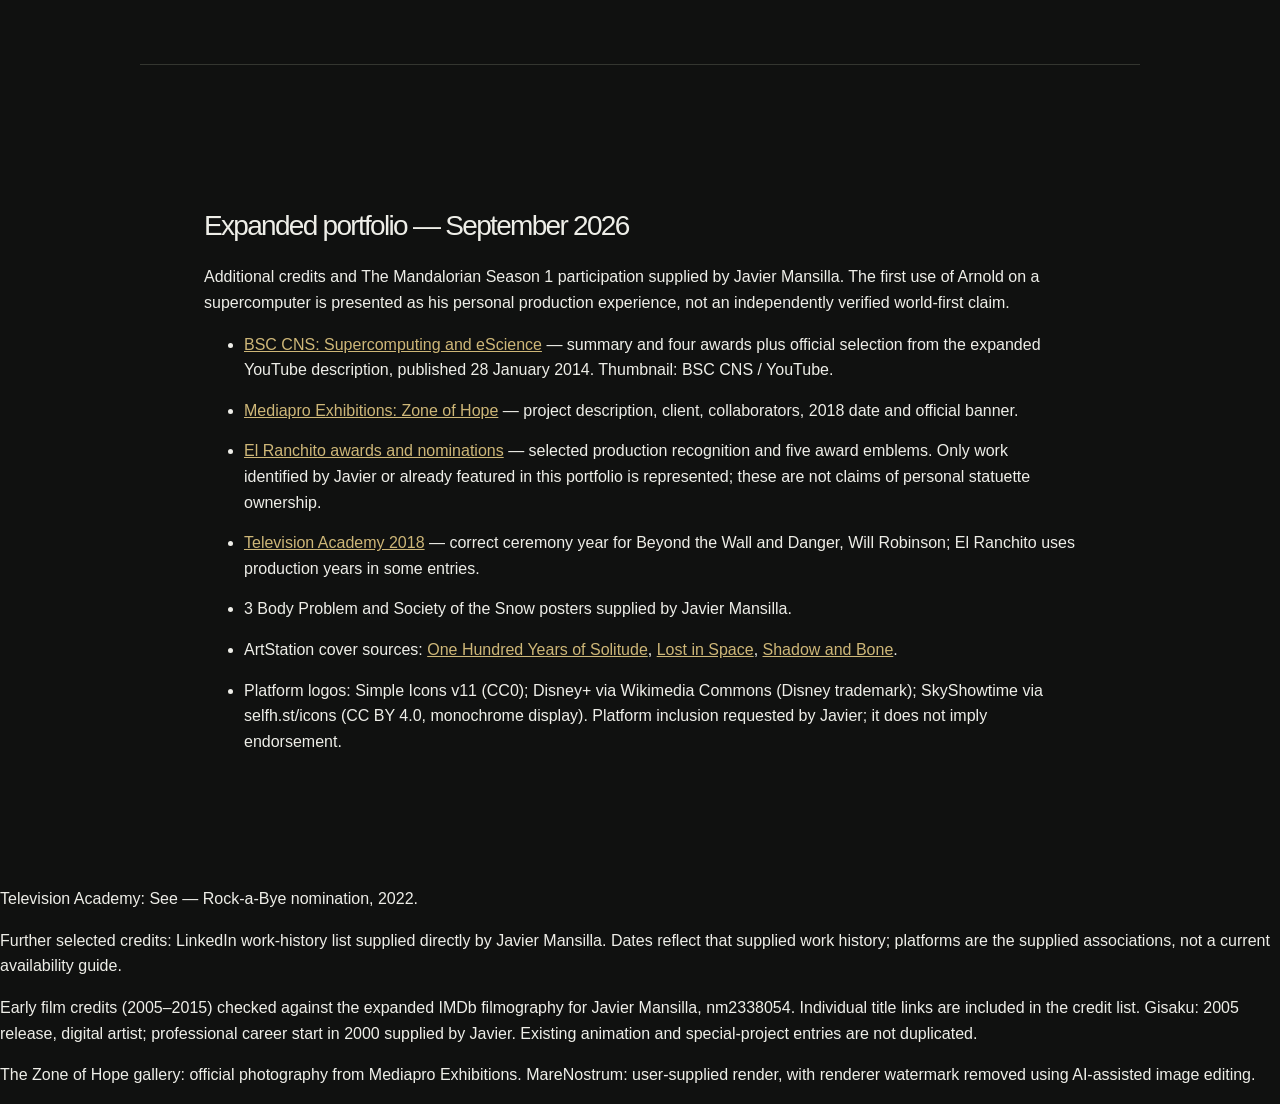
<file: sources.html>
<!doctype html><html lang="en"><head><meta charset="utf-8"><meta name="viewport" content="width=device-width,initial-scale=1"><title>Sources & credits — Javier Mansilla</title><link rel="stylesheet" href="styles.css"></head><body><header><a class="brand" href="index.html">JM<span>JAVIER MANSILLA</span></a><a href="index.html">Back to portfolio ↗</a></header><main class="section sources"><p class="eyebrow">EDITORIAL SOURCES / SEPTEMBER 2026</p><h1>Sources & credits</h1><p>Javier’s professional positioning is VFX Supervisor. Historical project credits retain the role stated in the source; this portfolio does not imply that every project was undertaken under the same job title or that Javier supervised every vendor.</p><h2>Profile</h2><p><a href="https://es.linkedin.com/in/javier-mansilla-b83a041">LinkedIn</a> confirms Barcelona and VFX/CG supervision, and links to Javier’s <a href="https://www.artstation.com/javier_mansilla">ArtStation</a> and <a href="https://www.imdb.com/name/nm2338054/">IMDb</a>. Public LinkedIn access only exposes a shortened About section. The current biography is an editorial summary of accessible profile information, IMDb’s biography and projects confirmed by Javier; it is not a verbatim reproduction of his complete LinkedIn bio. The full LinkedIn text has been requested for a faithful adaptation.</p><p>Software references Maya, Nuke and Arnold appear in Javier’s <a href="https://www.behance.net/gallery/7980427/Stargate-Unleashed-Cinematic-Trailer">Stargate Behance project</a>. The skill tags describe production disciplines, not ratings or unverified certifications.</p><h2>Project credits & dates</h2><ul><li><strong>Game of Thrones (2017)</strong>: Beyond the Wall, Season 7. El Ranchito identifies Javier as 3D Supervisor in its presentation of the frozen lake sequence. Production imagery courtesy of the studio’s public portfolio. <a href="https://elranchito.es/es/el-ranchito-en-bars/">Credit / project source</a>.</li><li><strong>Halo (2024)</strong>: VFX Supervisor credit listed for 2024 in IMDb. Image published by El Ranchito for Season 2. <a href="https://www.imdb.com/name/nm2338054/">Credit / project source</a>.</li><li><strong>John Wick: Chapter 3 – Parabellum (2019)</strong>: CG Supervisor: El Ranchito, as listed in the public crew record. Production image from El Ranchito. <a href="https://toland.shotonwhat.com/o/13440/javier-mansilla">Credit / project source</a>.</li><li><strong>A Monster Calls (2016)</strong>: Visual effects artist credit in the public crew record. Production image from El Ranchito. <a href="https://shotonwhat.com/a-monster-calls-2016">Credit / project source</a>.</li><li><strong>Warcraft (2016)</strong>: CG Supervisor credit listed in public film crew records. <a href="https://www.moviefone.com/movie/warcraft/20069325/credits/">Credit / project source</a>.</li><li><strong>See (2022)</strong>: Visual effects credit listed for 2022 in IMDb. Production image from El Ranchito’s Season 3 portfolio. <a href="https://www.imdb.com/name/nm2338054/">Credit / project source</a>.</li><li><strong>Locke & Key (2020)</strong>: 3D Supervisor credit listed for 2020 in IMDb. Production image from El Ranchito’s Season 1 portfolio. <a href="https://www.imdb.com/name/nm2338054/">Credit / project source</a>.</li><li><strong>3 Body Problem (2024)</strong>: VFX Supervisor and CFX Artist: El Ranchito credits listed in IMDb for 2024. Production image from El Ranchito. <a href="https://www.imdb.com/name/nm2338054/">Credit / project source</a>.</li><li><strong>Donkey Xote (2007)</strong>: Lead Lighting / Senior Look Development, as credited on Javier’s Behance project. Film year verified with Filmax. Stills supplied from Javier’s Donkey Xote archive. <a href="https://www.behance.net/gallery/8036523/Donkey-Xote-Film">Credit / project source</a>.</li><li><strong>Nocturna (2007)</strong>: Lead Lighting, as listed in the public crew record. Film year and Filmax association verified with the distributor’s official film page. <a href="https://www.filmax.com/produccion/nocturna-una-aventura-magica/189">Credit / project source</a>.</li><li><strong>Stargate Unleashed (2013)</strong>: CGI Supervisor / Lighting Supervisor. Stargate SG-1 Unleashed cinematic trailer, published in Javier’s Behance portfolio on 4 April 2013. <a href="https://www.behance.net/gallery/7980427/Stargate-Unleashed-Cinematic-Trailer">Credit / project source</a>.</li><li><strong>No Pets Allowed (2013)</strong>: CGI Supervisor / Lighting Supervisor. Teaser for an animated film project, published in Javier’s Behance portfolio on 4 April 2013. The date refers to the portfolio publication, not a theatrical release. <a href="https://www.behance.net/gallery/7982181/No-Pets-Allowed-Film-Trailer">Credit / project source</a>.</li></ul><p><a href="https://www.filmax.com/produccion/donkey-xote/156">Filmax dates Donkey Xote to 2007</a>; <a href="https://www.filmax.com/produccion/nocturna-una-aventura-magica/189">Filmax dates Nocturna to 2007</a>. Nocturna’s Lead Lighting credit is listed in <a href="https://cineyseries.net/pelicula/Nocturna-13851">the public crew record</a>. The 2013 labels on Stargate and No Pets Allowed refer to the published Behance projects. No theatrical release is claimed for No Pets Allowed.</p><h2>Image provenance</h2><ul>
<li>Hero and reel: the complete 2024 showreel supplied by Javier. Hero still at 00:22; original production labels are retained in the source asset. Video duration: 361.045 seconds. No AI imagery is used.</li>
<li>Game of Thrones: <a href="https://elranchito.es/es/presentamos-al-departamento-de-crowd/">El Ranchito’s Season 7 image</a>.</li>
<li>Halo: <a href="https://elranchito.es/our-work/filmography/halo/">El Ranchito’s Season 2 page</a>.</li>
<li>John Wick 3: <a href="https://elranchito.es/our-work/filmography/john-wick-capitulo-3-parabellum/">El Ranchito</a>.</li>
<li>A Monster Calls: <a href="https://elranchito.es/our-work/filmography/a-monster-calls/">El Ranchito</a>.</li>
<li>Warcraft: <a href="https://www.legendary.com/film/warcraft-movie/">Legendary’s official film page</a>, which gives the original release as June 10, 2016.</li>
<li>See: <a href="https://elranchito.es/our-work/filmography/see-season-3-2/">El Ranchito’s Season 3 page</a>.</li>
<li>Locke & Key: <a href="https://elranchito.es/our-work/filmography/page/5/">El Ranchito’s Season 1 image</a>, matching the 2020 credit.</li>
<li>3 Body Problem: <a href="https://elranchito.es/our-work/filmography/3-body-problem-season-1/">El Ranchito</a>.</li>
<li>Donkey Xote: three unmodified stills from the local archive supplied by Javier, also associated with his <a href="https://www.behance.net/gallery/8036523/Donkey-Xote-Film">Behance project</a>.</li>
<li>Nocturna: poster from the official Filmax film page. The complete poster is preserved, without cropping.</li>
<li>Stargate and No Pets Allowed: unmodified images from Javier’s own Behance pages linked above.</li>
</ul><p>Production images illustrate the named titles. They do not assert individual authorship of every element in the pictured shot. Images remain the property of their respective rights holders.</p><h2>Production recognition</h2><ul><li><a href="https://www.televisionacademy.com/awards/nominees-winners/2018/outstanding-special-visual-effects">Television Academy</a>: Game of Thrones, Beyond the Wall — 2018 Outstanding Special Visual Effects.</li><li><a href="https://elranchito.es/ranchito-se-dos-ves/">El Ranchito</a>: two VES awards for Beyond the Wall. <a href="https://elranchito.es/es/el-ranchito-en-bars/">The studio’s B’ars article</a> connects Javier’s 3D supervision with the frozen lake work.</li><li><a href="https://www.premiosgoya.com/38-edicion/articulos/ver/palmares-de-la-38-edicion-de-los-premios-goya/">Goya 2024</a>: Society of the Snow — Best Special Effects, awarded to Pau Costa, Félix Bergés and Laura Pedro. Javier’s participation is listed in IMDb. This is not presented as his individual award.</li></ul><p>HBO, Netflix, Paramount+ and Apple TV+ identify platforms associated with selected productions, not direct client contracts. The site remains a local portfolio draft.</p><h2>ArtStation cover update</h2><p>Six film/TV covers now reproduce the exact gallery thumbnails from Javier’s ArtStation. Warcraft and 3 Body Problem were not present in the 19-item gallery and retain their official production images. See uses the Season 2 project (2021). Platform/company labels identify associated broadcasters, distributors or production companies, not direct client contracts.</p><ul><li><a href="https://www.artstation.com/artwork/0lL6NV">got</a> — <a href="https://cdnb.artstation.com/p/covers/images/085/648/029/smaller_square/javier-mansilla-orellana-javier-mansilla-orellana-game-of-thrones-season-7-night-king-i49129.jpg?1741288943">original cover</a></li><li><a href="https://www.artstation.com/artwork/a0d1xk">halo</a> — <a href="https://cdnb.artstation.com/p/covers/images/085/632/591/20250306060308/smaller_square/javier-mansilla-orellana-javier-mansilla-orellana-posterhalo02.jpg?1741262588">original cover</a></li><li><a href="https://www.artstation.com/artwork/y4RRYn">john-wick-3</a> — <a href="https://cdnb.artstation.com/p/covers/images/085/564/409/20250304102045/smaller_square/javier-mansilla-orellana-javier-mansilla-orellana-71q9xilb-rl.jpg?1741105245">original cover</a></li><li><a href="https://www.artstation.com/artwork/JrkVl0">monster-calls</a> — <a href="https://cdnb.artstation.com/p/images/images/085/646/735/20250306124723/smaller_square/javier-mansilla-orellana-monster016.jpg?1741286844">original cover</a></li><li><a href="https://www.artstation.com/artwork/L4OxdP">see</a> — <a href="https://cdnb.artstation.com/p/covers/images/085/563/197/20250304094850/smaller_square/javier-mansilla-orellana-javier-mansilla-orellana-see-176448448-large.jpg?1741103330">original cover</a></li><li><a href="https://www.artstation.com/artwork/WXYYRD">locke-key</a> — <a href="https://cdna.artstation.com/p/covers/images/085/566/460/20250304111956/smaller_square/javier-mansilla-orellana-javier-mansilla-orellana-lkposter.jpg?1741108796">original cover</a></li></ul><p>Company sources: <a href="https://www.focusfeatures.com/amonstercalls">Focus Features</a>, <a href="https://www.johnwick3.co.uk/">Lionsgate</a>, <a href="https://www.legendary.com/film/warcraft-movie/">Legendary</a>; television platforms are supported by the ArtStation project labels and the official production pages cited above.</p></main><section class="section sources"><h2>Expanded portfolio — September 2026</h2><p>Additional credits and The Mandalorian Season 1 participation supplied by Javier Mansilla. The first use of Arnold on a supercomputer is presented as his personal production experience, not an independently verified world-first claim.</p><ul><li><a href="https://www.youtube.com/watch?v=S9YPcPtPsuY">BSC CNS: Supercomputing and eScience</a> — summary and four awards plus official selection from the expanded YouTube description, published 28 January 2014. Thumbnail: BSC CNS / YouTube.</li><li><a href="https://mediaproexhibitions.com/es/project/zoh">Mediapro Exhibitions: Zone of Hope</a> — project description, client, collaborators, 2018 date and official banner.</li><li><a href="https://elranchito.es/about/awards-nominations/">El Ranchito awards and nominations</a> — selected production recognition and five award emblems. Only work identified by Javier or already featured in this portfolio is represented; these are not claims of personal statuette ownership.</li><li><a href="https://www.televisionacademy.com/awards/nominees-winners/2018/outstanding-special-visual-effects">Television Academy 2018</a> — correct ceremony year for Beyond the Wall and Danger, Will Robinson; El Ranchito uses production years in some entries.</li><li>3 Body Problem and Society of the Snow posters supplied by Javier Mansilla.</li><li>ArtStation cover sources: <a href="https://www.artstation.com/artwork/eR392G">One Hundred Years of Solitude</a>, <a href="https://www.artstation.com/artwork/WXYk1X">Lost in Space</a>, <a href="https://www.artstation.com/artwork/8BODGG">Shadow and Bone</a>.</li><li>Platform logos: Simple Icons v11 (CC0); Disney+ via Wikimedia Commons (Disney trademark); SkyShowtime via selfh.st/icons (CC BY 4.0, monochrome display). Platform inclusion requested by Javier; it does not imply endorsement.</li></ul></section><p><a href="https://www.televisionacademy.com/shows/see">Television Academy: See</a> — Rock-a-Bye nomination, 2022.</p><p>Further selected credits: LinkedIn work-history list supplied directly by Javier Mansilla. Dates reflect that supplied work history; platforms are the supplied associations, not a current availability guide.</p><p>Early film credits (2005–2015) checked against the expanded IMDb filmography for Javier Mansilla, nm2338054. Individual title links are included in the credit list. Gisaku: 2005 release, digital artist; professional career start in 2000 supplied by Javier. Existing animation and special-project entries are not duplicated.</p><p>The Zone of Hope gallery: official photography from <a href="https://mediaproexhibitions.com/es/project/zoh">Mediapro Exhibitions</a>. MareNostrum: user-supplied render, with renderer watermark removed using AI-assisted image editing.</p></body></html>
</file>
<file: styles.css>
@charset "UTF-8";
:root{--bg:#101110;--panel:#181a18;--ink:#eeeee8;--muted:#a3a69e;--gold:#ceb778;--line:#343630}*{box-sizing:border-box}html{scroll-behavior:smooth;scroll-padding-top:90px}body{margin:0;background:var(--bg);color:var(--ink);font:16px/1.6 Arial,Helvetica,sans-serif}a{color:inherit;text-decoration:none}button{font:inherit;color:inherit;cursor:pointer}button,a{-webkit-tap-highlight-color:transparent}a:focus-visible,button:focus-visible,video:focus-visible{outline:2px solid var(--gold);outline-offset:6px}header{height:90px;padding:0 5%;display:flex;align-items:center;justify-content:space-between;border-bottom:1px solid #ffffff20;background:#101110}nav{display:flex;gap:38px;font-size:14px}nav a:hover,.text-link:hover{color:var(--gold)}.brand{font-size:27px;font-weight:800;letter-spacing:-2px}.brand span{font-size:12px;letter-spacing:2px;margin-left:22px;vertical-align:middle}.hero{height:min(850px,calc(100svh - 90px));min-height:640px;position:relative;overflow:hidden}.hero-image,.hero-shade{position:absolute;inset:0;width:100%;height:100%;object-fit:cover}.hero-image{object-position:65% center}.hero-shade{background:linear-gradient(90deg,rgba(8,12,10,.9),rgba(8,12,10,.12) 85%),linear-gradient(0deg,#101110,transparent 35%)}.hero-copy{position:relative;padding:80px 5%}.eyebrow{color:var(--gold);font-size:12px;font-weight:600;letter-spacing:2.3px;margin:0 0 26px}.hero h1{font-size:clamp(72px,8.3vw,140px);line-height:.9;letter-spacing:-.055em;margin:0 0 28px;font-weight:800}.gold{color:var(--gold)}.role{font-size:28px;margin:0 0 32px;font-weight:400}.button{display:inline-flex;align-items:center;justify-content:center;gap:24px;padding:16px 23px;border:1px solid var(--gold);background:var(--gold);color:#161912;font-size:14px;font-weight:600;transition:background .2s}.button:hover{background:#e5d2a0}.play{font-size:12px}.hero-bottom{position:absolute;bottom:32px;left:5%;right:5%;display:flex;justify-content:space-between;align-items:center;font-size:12px;letter-spacing:1.5px;color:#c1c6bf}.hero-bottom a{font-size:27px}.section{padding:100px 5%;border-top:1px solid var(--line)}.section-head{display:flex;justify-content:space-between;align-items:end;gap:35px;margin-bottom:42px}.section-head>p{font-size:14px;color:var(--muted);margin:0}.section h2{font-size:clamp(32px,3.4vw,56px);font-weight:500;line-height:1.15;letter-spacing:-1.7px;margin:0}.muted{color:var(--muted)}video{width:100%;display:block;background:#000;aspect-ratio:16/9;max-height:780px}.caption{display:flex;justify-content:space-between;margin-top:18px;color:var(--muted);font-size:12px;letter-spacing:1px}.caption a{color:var(--gold)}.text-link{font-size:14px;display:inline-block;border-bottom:1px solid #706344;padding-bottom:5px}.project-grid{display:grid;grid-template-columns:repeat(3,1fr);gap:40px 24px}.project{background:none;border:0;padding:0;text-align:left;min-width:0}.project-visual{overflow:hidden;aspect-ratio:4/3;background:var(--panel);position:relative}.project img{width:100%;height:100%;object-fit:cover;transition:transform .45s}.project:hover img{transform:scale(1.035)}.project-visual>span{position:absolute;right:16px;bottom:16px;background:#111b;border:1px solid #ffffff40;width:35px;height:35px;text-align:center;padding-top:3px;border-radius:50%}.project h3{font-size:20px;font-weight:400;margin:15px 0 3px}.project p{font-size:13px;color:var(--muted);margin:0}.creatures{background:#151714}.creature-grid{display:grid;grid-template-columns:repeat(3,1fr);gap:20px}.still{background:none;border:0;padding:0;text-align:left}.still img{width:100%;aspect-ratio:4/3;object-fit:contain;background:#050605}.still span{display:block;margin-top:14px;font-size:14px}.still b{display:block;color:var(--gold);font-weight:400;font-size:12px;margin-top:4px}.small-note{color:var(--muted);font-size:12px;margin:30px 0 0}.about{display:grid;grid-template-columns:1fr 1fr;gap:8%}.bio{font-size:22px;line-height:1.6;margin-top:0}.skills{display:flex;flex-wrap:wrap;gap:10px;margin:30px 0}.skills span{border:1px solid var(--line);padding:8px 12px;font-size:13px;color:#c7ccc2}.award-row{padding:28px 0;border-top:1px solid var(--line);display:grid;grid-template-columns:180px 1fr 85px;gap:25px;align-items:center}.award-row strong{font-size:34px;letter-spacing:-1px;color:var(--gold);font-weight:500}.award-row div{font-size:17px}.award-row div span{display:block;color:var(--muted);font-size:13px;margin-top:5px}.award-row>span{text-align:right;color:var(--muted);font-size:14px}.award-row:hover{background:#ffffff04}.contact{padding-top:110px;padding-bottom:110px}.contact h2{font-size:clamp(46px,6.5vw,100px);margin-bottom:45px;letter-spacing:-3px}.contact .text-link{margin-left:28px}footer{border-top:1px solid var(--line);padding:28px 5%;display:flex;justify-content:space-between;gap:24px;color:var(--muted);font-size:12px}dialog{background:var(--panel);color:var(--ink);border:1px solid var(--line);padding:0;width:min(800px,92vw);max-height:90svh}dialog::backdrop{background:#000d}dialog>img{width:100%;max-height:44svh;object-fit:contain;background:#000;display:block}.dialog-content{padding:30px}.dialog-content h2{font-size:34px;line-height:1.15;margin:0}.dialog-content .eyebrow{margin-bottom:15px}#close-dialog{position:absolute;right:12px;top:12px;border:1px solid #aaa;background:#111e;width:44px;height:44px;font-size:26px}.skip{position:fixed;top:-100px;left:10px;padding:10px;background:var(--gold);color:#000;z-index:10}.skip:focus{top:10px}
@media(min-width:1700px){.section,header,footer{padding-left:max(5%,calc((100vw - 1530px)/2));padding-right:max(5%,calc((100vw - 1530px)/2))}}@media(max-width:800px){header{height:76px}.brand span{display:none}nav{gap:22px}.hero{min-height:590px;height:calc(90svh - 76px)}.hero-copy{padding-top:95px}.hero-image{object-position:60% center}.hero-shade{background:linear-gradient(90deg,#0a100cce,#0a100c35),linear-gradient(0deg,#101110,transparent 65%)}.hero h1{font-size:clamp(64px,12vw,96px)}.hero .eyebrow{max-width:250px}.hero-bottom span:nth-child(2){display:none}.section{padding:65px 5%}.section-head{align-items:start;flex-direction:column;gap:22px}.project-grid{grid-template-columns:repeat(2,1fr);gap:30px 16px}.creature-grid{grid-template-columns:1fr}.still img{aspect-ratio:16/9}.about{grid-template-columns:1fr;gap:30px}.award-row{grid-template-columns:95px 1fr;gap:18px}.award-row>span{grid-column:2;text-align:left}.award-row strong{font-size:27px}.contact h2{letter-spacing:-2px}.contact .text-link{display:table;margin:24px 0 0}footer{flex-direction:column;gap:10px}.caption{letter-spacing:0;gap:18px}.bio{font-size:20px}}@media(max-width:440px){.project-grid{grid-template-columns:1fr}.hero h1{font-size:18vw}.role{font-size:24px}.hero-bottom{font-size:10px}.section h2{letter-spacing:-1px}}@media(prefers-reduced-motion:reduce){html{scroll-behavior:auto}*{transition:none!important}}
.credits{margin-top:50px}.credits h3{font-size:16px;font-weight:400;color:var(--muted)}.credits a{display:grid;grid-template-columns:1fr 1fr 80px;gap:20px;padding:17px 0;border-top:1px solid var(--line);font-size:14px}.credits a span:not(:first-child){color:var(--muted)}.platforms{margin-top:55px;padding-top:35px;border-top:1px solid var(--line)}.platforms>span{display:inline-block;font-size:27px;letter-spacing:1px;margin-right:50px;color:#bac0b5}.platforms>p:last-child{font-size:12px;color:var(--muted)}.sources{max-width:1000px;margin:auto}.sources h2{font-size:28px;margin:45px 0 22px}.sources a{color:var(--gold);text-decoration:underline}.sources li{margin:15px 0}.sources h1{font-size:48px;line-height:1.15}@media(max-width:600px){.credits a{grid-template-columns:1fr auto}.credits a span:nth-child(2){grid-row:2;font-size:12px}.credits a span:last-child{grid-row:1;grid-column:2}}
@media(max-width:440px){.hero h1{font-size:16vw;letter-spacing:-.06em}}
.animation-grid{grid-template-columns:repeat(2,minmax(0,1fr))}.animation-grid .project-visual{aspect-ratio:16/9}#detail-gallery img{width:100%;display:block;margin:14px 0}.platforms>span{margin-bottom:12px}@media(max-width:600px){.animation-grid{grid-template-columns:1fr}nav{gap:15px;font-size:13px}.brand{font-size:24px}.hero-bottom{letter-spacing:.8px}.hero-bottom span:first-child{max-width:270px}}
.project:has(img[src="nocturna.jpg"]) .project-visual img{object-fit:contain;background:#080c11}.project-grid:not(.animation-grid){grid-template-columns:repeat(4,minmax(0,1fr))}@media(max-width:1100px){.project-grid:not(.animation-grid){grid-template-columns:repeat(2,minmax(0,1fr))}}@media(max-width:440px){.project-grid:not(.animation-grid){grid-template-columns:1fr}}
.project{display:flex;flex-direction:column;align-items:stretch;justify-content:flex-start}.project-visual{width:100%;flex-shrink:0}.project h3{line-height:1.35}.project p{margin-top:5px}

.hero-video{position:absolute;inset:0;width:100%;height:100%;max-height:none;object-fit:cover;object-position:65% center;aspect-ratio:auto;pointer-events:none;background:transparent}.hero-motion{position:absolute;right:5%;bottom:90px;z-index:2;padding:9px 13px;border:1px solid #ffffff55;background:#101110aa;font-size:12px;color:#eee}.hero-motion[hidden]{display:none}@media(max-width:800px){.hero-video{object-position:60% center}}@media(prefers-reduced-motion:reduce){.hero-video{display:none}}

/* Requested hero hierarchy: half-size name, double-size professional title. */
.hero h1{font-size:clamp(45px,5.1875vw,87.5px)}.role{font-size:56px;line-height:1.12}.project-grid:not(.animation-grid) .project-visual{aspect-ratio:1/1}
@media(max-width:800px){.hero h1{font-size:clamp(40px,7.5vw,60px)}}
@media(max-width:440px){.hero h1{font-size:10vw}.role{font-size:48px}}

.platform-logos{display:grid;grid-template-columns:repeat(6,minmax(0,1fr));align-items:center;gap:40px;padding:15px 0 25px}.platform-logos img{width:100%;height:58px;object-fit:contain;filter:brightness(0) invert(1);opacity:.8}.special-projects{margin-top:70px;display:grid;gap:64px}.special-project{display:grid;grid-template-columns:1fr 1fr;gap:40px;border-top:1px solid var(--line);padding-top:40px;align-items:start}.special-project>a{position:relative}.special-project img{width:100%;aspect-ratio:16/9;object-fit:cover}.special-project>a>span{display:block;color:var(--gold);font-size:14px;margin-top:8px}.special-project h3{font-size:30px;line-height:1.15;margin:0 0 22px}.special-project p,.special-project li{font-size:14px;color:var(--muted)}.special-project .eyebrow{color:var(--gold);font-size:11px;margin-bottom:18px}.special-project li{margin-bottom:10px}.special-project ul{padding-left:18px}.special-project .special-highlight{color:var(--ink);border-left:2px solid var(--gold);padding-left:16px;font-size:18px}.about strong{color:var(--ink)}.award-group{display:grid;grid-template-columns:160px 1fr;gap:40px;border-top:1px solid var(--line);padding:35px 0}.award-brand img{width:96px;height:112px;object-fit:contain}.award-brand h3{color:var(--gold);font-size:27px;font-weight:500;margin:10px 0}.award-group ul{list-style:none;padding:0;margin:0}.award-group li{display:flex;justify-content:space-between;gap:24px;padding:17px 0;border-bottom:1px solid #ffffff0c}.award-group li:first-child{padding-top:0}.award-group strong{font-weight:500}.award-group p{color:var(--muted);font-size:13px;margin:5px 0 0}.award-status{text-transform:uppercase;font-size:11px;letter-spacing:1px;color:var(--gold);text-align:right;min-width:100px}.award-status small{display:block;font-size:12px;color:var(--muted);margin-top:5px}.award-status.nominee{color:#a3a69e}.awards>.text-link{margin-top:25px}.contact .button{margin-bottom:15px}.project:has(img[src="3body-poster.png"]) img,.project:has(img[src="society-poster.png"]) img{object-fit:contain;background:#080908}@media(max-width:800px){.platform-logos{grid-template-columns:repeat(3,1fr);gap:30px}.special-project{grid-template-columns:1fr;gap:24px}.award-group{grid-template-columns:85px 1fr;gap:20px}.award-brand img{width:70px;height:85px}.award-brand h3{font-size:21px}.award-group li{flex-direction:column;gap:8px}.award-status{text-align:left}.award-status small{display:inline;margin-left:10px}}

/* Navigation belongs to the hero; no separate masthead. */
.hero{height:min(940px,100svh);min-height:640px}.hero-nav{position:absolute;top:0;left:0;right:0;z-index:3;height:64px;padding:0 5%;display:flex;justify-content:flex-end;align-items:center;gap:38px;background:linear-gradient(#080b09ed,#080b0955,transparent)}.hero-copy{padding-top:110px}.reel-request{position:relative;isolation:isolate;min-height:410px;aspect-ratio:16/9;display:flex;align-items:flex-end;overflow:hidden;background:#080b09}.reel-request>img{position:absolute;inset:0;width:100%;height:100%;object-fit:cover;z-index:-2}.reel-request:after{content:"";position:absolute;inset:0;background:linear-gradient(0deg,#060a08f5,rgba(6,10,8,.65) 45%,rgba(6,10,8,.08));z-index:-1}.reel-request-copy{padding:clamp(25px,5vw,70px);max-width:760px}.reel-request-copy h3{font-size:clamp(28px,3.4vw,48px);line-height:1.15;font-weight:500;margin:0 0 18px}.reel-request-copy p:not(.eyebrow){color:#d4d8d0}.reel-request-actions{display:flex;align-items:center;gap:28px;flex-wrap:wrap;margin-top:25px}.credits a{grid-template-columns:minmax(0,1.1fr) minmax(0,1fr) 115px}.credits a>span:last-child{text-align:right}@media(max-width:800px){.hero{height:90svh;min-height:590px}.hero-nav{height:58px;gap:24px}.hero-copy{padding-top:95px}.reel-request{min-height:420px;aspect-ratio:auto}.reel-request>img{object-position:65% center}}@media(max-width:600px){.credits a{grid-template-columns:minmax(0,1fr) auto;gap:8px 15px}.credits a>span:nth-child(2){grid-column:1 / -1;grid-row:2}.credits a>span:last-child{grid-column:2;grid-row:1}.reel-request-actions{gap:20px}}

.credits-intro{font-size:13px;color:var(--muted);max-width:760px;margin:0 0 22px}.credits-grid{display:grid;grid-template-columns:repeat(2,minmax(0,1fr));column-gap:42px}.credits .credits-grid a{display:grid;grid-template-columns:minmax(0,1fr) auto;gap:4px 12px;padding:12px 0;font-size:14px;align-content:start}.credits .credits-grid a>span:first-child{grid-column:1;grid-row:1}.credits .credits-grid a>span:nth-child(2){grid-column:1 / -1;grid-row:2;font-size:12px}.credits .credits-grid a>span:last-child{grid-column:2;grid-row:1;font-size:12px;white-space:nowrap}.credits .credits-grid a:hover>span:first-child{color:var(--gold)}@media(max-width:600px){.credits-grid{grid-template-columns:1fr;gap:0}}

.about .text-link{margin:10px 24px 0 0}.project:has(img[src="donkey-xote-poster.png"]) .project-visual img{object-fit:contain;background:#151714}

.special-project-trigger{display:block;width:100%;border:0;padding:0;background:none;color:inherit;text-align:left;cursor:pointer;font:inherit}.special-project-trigger>span{display:block;color:var(--gold);font-size:14px;margin-top:8px}.special-project-trigger:focus-visible{outline:2px solid var(--gold);outline-offset:6px}

.about{position:relative;isolation:isolate;overflow:hidden;padding-bottom:120px;background:#101110}
.about-video{position:absolute;inset:0;width:100%;height:100%;max-height:none;aspect-ratio:auto;object-fit:cover;z-index:-2;pointer-events:none}

.about .muted{color:#c4c8c1}.about .skills span{background:#10111088;border-color:#ffffff40}
.about-motion{position:absolute;right:5%;bottom:30px;padding:9px 13px;border:1px solid #ffffff55;background:#101110aa;font-size:12px;color:#eee}.about-motion[hidden]{display:none}
@media(max-width:800px){.about{padding-bottom:100px}}
@media(prefers-reduced-motion:reduce){.about-video{display:none}}

.about>div{text-shadow:0 2px 4px #000,0 0 14px #000b}

.hero-shade{opacity:.5}
</file>
